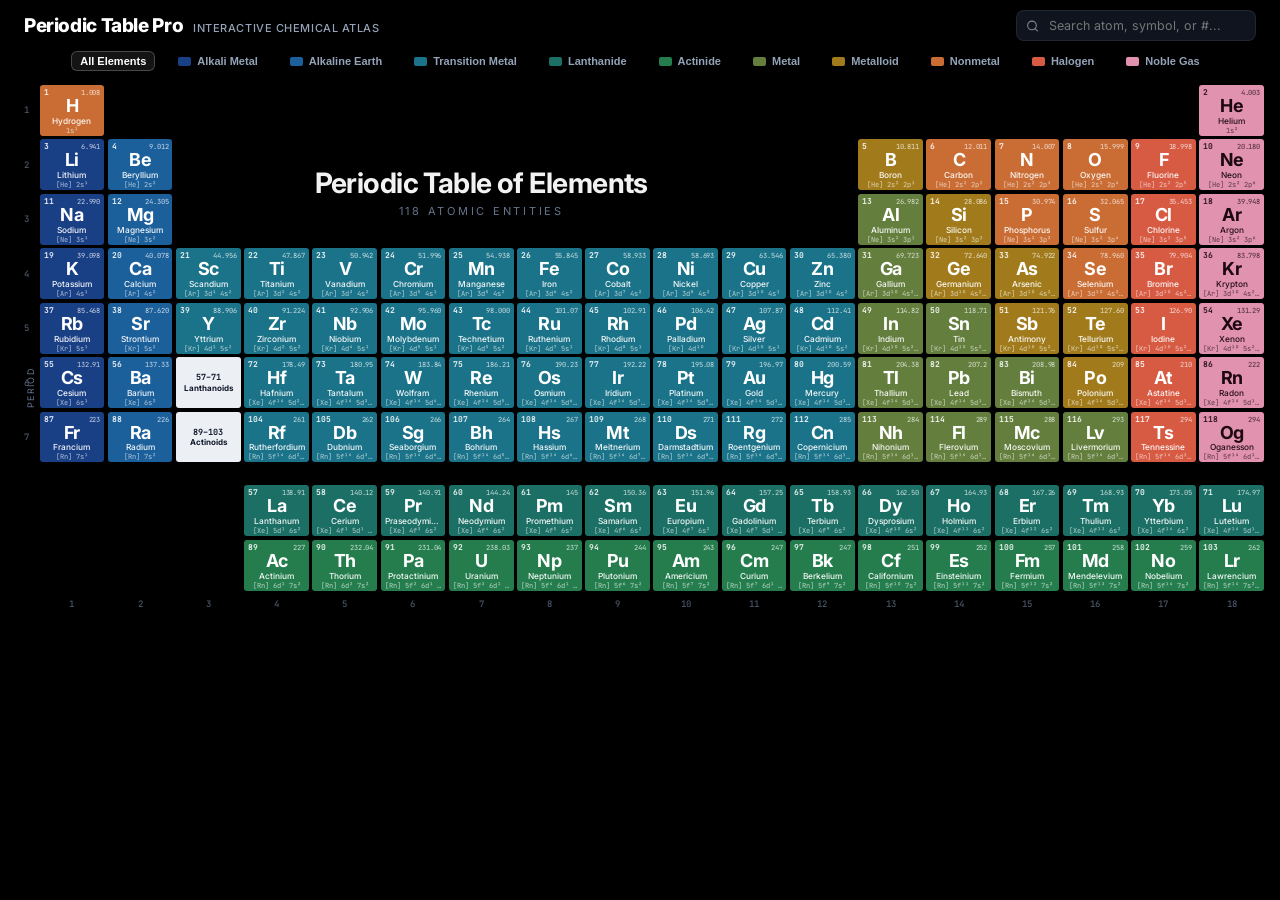
<file: templates/prio.html>
<!DOCTYPE html>
<html lang="en">
<head>
  <meta charset="UTF-8" />
  <meta name="viewport" content="width=device-width, initial-scale=1.0, maximum-scale=1.0, user-scalable=no" />
  <title>Periodic Table of Elements — Interactive 3D Explorer</title>
  <link rel="preconnect" href="https://fonts.googleapis.com">
  <link rel="preconnect" href="https://fonts.gstatic.com" crossorigin>
  <link href="https://fonts.googleapis.com/css2?family=Inter:wght@400;500;600;700;800&family=JetBrains+Mono:wght@400;500;700&display=swap" rel="stylesheet">

  <style>
    :root {
      --bg-dark: #000000;
      --bg-card: #0a0d14;
      --border-subtle: rgba(255, 255, 255, 0.08);
      --border-bright: rgba(255, 255, 255, 0.22);
      --text-primary: #f8fafc;
      --text-muted: #94a3b8;
      --text-dim: #64748b;

      /* Reference image palette */
      --alkali-metal: #193f85;
      --alkaline-earth: #1b5f9b;
      --transition-metal: #1b7389;
      --lanthanide: #1b6f65;
      --actinide: #257d4e;
      --metal: #637e3d;
      --metalloid: #a17b1b;
      --nonmetal: #c96d34;
      --halogen: #d75a43;
      --noble-gas: #e092ae;
      --noble-gas-text: #1d0711;
      --placeholder-bg: #eceff4;
      --placeholder-text: #0f172a;
    }

    * {
      box-sizing: border-box;
      margin: 0;
      padding: 0;
      -webkit-tap-highlight-color: transparent;
    }

    body {
      background-color: var(--bg-dark);
      color: var(--text-primary);
      font-family: 'Inter', -apple-system, BlinkMacSystemFont, sans-serif;
      min-height: 100vh;
      display: flex;
      flex-direction: column;
      align-items: center;
      overflow-x: hidden;
      user-select: none;
    }

    header {
      width: 100%;
      max-width: 1600px;
      padding: 10px 24px 6px;
      display: flex;
      flex-wrap: wrap;
      align-items: center;
      justify-content: space-between;
      gap: 12px;
      z-index: 10;
    }

    .brand-wrap {
      display: flex;
      align-items: baseline;
      gap: 10px;
    }

    .brand-title {
      font-size: 19px;
      font-weight: 800;
      letter-spacing: -0.02em;
      color: #fff;
    }

    .brand-subtitle {
      font-size: 11px;
      font-weight: 500;
      color: var(--text-muted);
      letter-spacing: 0.05em;
      text-transform: uppercase;
    }

    .controls-wrap {
      display: flex;
      align-items: center;
      gap: 12px;
    }

    .search-box {
      position: relative;
    }

    .search-box input {
      background: #0f141f;
      border: 1px solid var(--border-subtle);
      border-radius: 8px;
      color: #fff;
      font-size: 12.5px;
      padding: 7px 12px 7px 32px;
      width: 240px;
      outline: none;
      font-family: inherit;
      transition: all 0.2s ease;
    }

    .search-box input:focus {
      border-color: rgba(255, 255, 255, 0.4);
      box-shadow: 0 0 0 3px rgba(255, 255, 255, 0.08);
      width: 280px;
    }

    .search-icon {
      position: absolute;
      left: 10px;
      top: 50%;
      transform: translateY(-50%);
      width: 13px;
      height: 13px;
      opacity: 0.5;
      pointer-events: none;
    }

    /* Category legend pills */
    .legend-bar {
      display: flex;
      flex-wrap: wrap;
      justify-content: center;
      gap: 6px 14px;
      max-width: 1400px;
      padding: 4px 16px 10px;
    }

    .legend-pill {
      display: inline-flex;
      align-items: center;
      gap: 6px;
      font-size: 11px;
      font-weight: 600;
      color: var(--text-muted);
      cursor: pointer;
      padding: 3px 8px;
      border-radius: 6px;
      transition: all 0.15s ease;
      background: transparent;
      border: 1px solid transparent;
    }

    .legend-pill:hover,
    .legend-pill.active {
      color: #ffffff;
      background: rgba(255, 255, 255, 0.08);
      border-color: var(--border-bright);
    }

    .legend-color-box {
      width: 13px;
      height: 9px;
      border-radius: 2px;
      display: inline-block;
    }

    .table-viewport {
      width: 100%;
      max-width: 1540px;
      padding: 4px 16px 20px;
      display: flex;
      justify-content: center;
      align-items: center;
      overflow-x: auto;
    }

    .table-layout {
      position: relative;
      display: grid;
      grid-template-columns: 20px repeat(18, minmax(46px, 1fr));
      grid-template-rows: repeat(7, minmax(50px, 1fr)) 16px repeat(2, minmax(50px, 1fr)) 20px;
      gap: 3.5px;
      width: 100%;
      min-width: 980px;
      max-width: 1460px;
    }

    /* Embedded Centered Title in the table cutout (matching reference) */
    .table-cutout-title {
      grid-column: 4 / 13;
      grid-row: 2 / 4;
      display: flex;
      flex-direction: column;
      align-items: center;
      justify-content: center;
      pointer-events: none;
      text-align: center;
    }

    .table-cutout-title h2 {
      font-size: clamp(20px, 2.2vw, 34px);
      font-weight: 700;
      letter-spacing: -0.02em;
      color: #ffffff;
      opacity: 0.95;
    }

    .table-cutout-title span {
      font-size: 11px;
      letter-spacing: 0.25em;
      text-transform: uppercase;
      color: var(--text-dim);
      margin-top: 4px;
    }

    /* Period and Group Indices */
    .axis-label {
      display: flex;
      align-items: center;
      justify-content: center;
      font-size: 9px;
      font-weight: 600;
      color: var(--text-dim);
      font-family: 'JetBrains Mono', monospace;
      opacity: 0.7;
    }

    .period-header-tag {
      grid-column: 1;
      grid-row: 6;
      writing-mode: vertical-lr;
      transform: rotate(180deg);
      font-size: 9px;
      letter-spacing: 0.15em;
      text-transform: uppercase;
      color: var(--text-dim);
    }

    .group-header-tag {
      grid-column: 2 / 3;
      grid-row: 11;
      font-size: 9px;
      letter-spacing: 0.15em;
      text-transform: uppercase;
      color: var(--text-dim);
    }

    .element-card {
      border-radius: 3px;
      padding: 3px 4px 2px;
      display: flex;
      flex-direction: column;
      justify-content: space-between;
      cursor: pointer;
      position: relative;
      transition: transform 0.15s cubic-bezier(0.2, 0.8, 0.4, 1), box-shadow 0.15s, opacity 0.2s, filter 0.15s;
      box-shadow: 0 1px 3px rgba(0, 0, 0, 0.5);
    }

    .element-card:hover {
      transform: scale(1.18);
      z-index: 25;
      box-shadow: 0 10px 22px rgba(0, 0, 0, 0.85);
      filter: brightness(1.18);
    }

    .element-card.is-active-target {
      outline: 2px solid #ffffff;
      outline-offset: 1px;
      z-index: 20;
    }

    .element-card.dimmed {
      opacity: 0.15;
      filter: grayscale(80%) brightness(0.6);
      pointer-events: none;
    }

    /* Top Row in Tile */
    .card-top {
      display: flex;
      justify-content: space-between;
      align-items: baseline;
      font-size: 8px;
      font-family: 'JetBrains Mono', monospace;
      line-height: 1;
      opacity: 0.9;
    }

    .card-num {
      font-weight: 700;
    }

    .card-mass {
      font-size: 7px;
      opacity: 0.85;
      letter-spacing: -0.02em;
    }

    .card-symbol {
      font-size: clamp(14px, 1.4vw, 19px);
      font-weight: 700;
      text-align: center;
      line-height: 1;
      letter-spacing: -0.03em;
      margin: 1px 0;
    }

    .card-name {
      font-size: clamp(6.5px, 0.65vw, 8.5px);
      font-weight: 500;
      text-align: center;
      white-space: nowrap;
      overflow: hidden;
      text-overflow: ellipsis;
      opacity: 0.95;
    }

    .card-config {
      font-size: clamp(5.5px, 0.55vw, 7px);
      font-family: 'JetBrains Mono', monospace;
      text-align: center;
      opacity: 0.65;
      white-space: nowrap;
      overflow: hidden;
      text-overflow: ellipsis;
      line-height: 1;
      margin-top: 1px;
    }

    /* Distinct Categorical Classes */
    .alkali-metal     { background-color: var(--alkali-metal); color: #ffffff; }
    .alkaline-earth   { background-color: var(--alkaline-earth); color: #ffffff; }
    .transition-metal { background-color: var(--transition-metal); color: #ffffff; }
    .lanthanide       { background-color: var(--lanthanide); color: #ffffff; }
    .actinide         { background-color: var(--actinide); color: #ffffff; }
    .metal            { background-color: var(--metal); color: #ffffff; }
    .metalloid        { background-color: var(--metalloid); color: #ffffff; }
    .nonmetal         { background-color: var(--nonmetal); color: #ffffff; }
    .halogen          { background-color: var(--halogen); color: #ffffff; }
    .noble-gas        { background-color: var(--noble-gas); color: var(--noble-gas-text); }

    /* Lanthanoid & Actinoid placeholder cards */
    .placeholder-card {
      background-color: var(--placeholder-bg);
      color: var(--placeholder-text);
      display: flex;
      flex-direction: column;
      align-items: center;
      justify-content: center;
      border-radius: 3px;
      font-size: 8px;
      font-weight: 700;
      text-align: center;
      line-height: 1.25;
      box-shadow: 0 1px 3px rgba(0,0,0,0.5);
    }

    .placeholder-card span:first-child {
      font-size: 8.5px;
      font-family: 'JetBrains Mono', monospace;
    }

    .quick-tooltip {
      position: fixed;
      pointer-events: none;
      background: rgba(12, 16, 24, 0.94);
      backdrop-filter: blur(12px);
      border: 1px solid var(--border-bright);
      border-radius: 8px;
      padding: 9px 13px;
      font-size: 11px;
      color: #fff;
      z-index: 100;
      box-shadow: 0 14px 30px rgba(0, 0, 0, 0.7);
      opacity: 0;
      visibility: hidden;
      transform: translateY(6px);
      transition: opacity 0.12s ease, transform 0.12s ease;
      min-width: 170px;
    }

    .quick-tooltip.visible {
      opacity: 1;
      visibility: visible;
      transform: translateY(0);
    }

    .tt-header {
      display: flex;
      justify-content: space-between;
      align-items: center;
      margin-bottom: 4px;
      font-family: 'JetBrains Mono', monospace;
    }

    .tt-sym {
      font-size: 16px;
      font-weight: 800;
    }

    .tt-num {
      font-size: 10px;
      color: var(--text-dim);
    }

    .tt-title {
      font-size: 13px;
      font-weight: 700;
      margin-bottom: 4px;
    }

    .tt-row {
      display: flex;
      justify-content: space-between;
      font-size: 10.5px;
      color: var(--text-muted);
      margin-top: 2px;
    }

    .tt-row span:last-child {
      color: var(--text-primary);
      font-family: 'JetBrains Mono', monospace;
    }

    .modal-backdrop {
      position: fixed;
      inset: 0;
      background: rgba(0, 0, 0, 0.78);
      backdrop-filter: blur(8px);
      z-index: 200;
      display: flex;
      align-items: center;
      justify-content: center;
      padding: 16px;
      opacity: 0;
      pointer-events: none;
      transition: opacity 0.25s ease;
      perspective: 1200px;
    }

    .modal-backdrop.open {
      opacity: 1;
      pointer-events: auto;
    }

    .flip-viewport {
      width: 100%;
      max-width: 720px;
      height: 520px;
      position: relative;
      transform-style: preserve-3d;
      transition: transform 0.65s cubic-bezier(0.2, 0.85, 0.35, 1.2);
    }

    .flip-viewport.is-flipped {
      transform: rotateY(180deg);
    }

    .flip-face {
      position: absolute;
      inset: 0;
      border-radius: 16px;
      backface-visibility: hidden;
      overflow: hidden;
      box-shadow: 0 25px 60px rgba(0, 0, 0, 0.85), 0 0 0 1px rgba(255, 255, 255, 0.12);
    }

    /* Front Face */
    .flip-front {
      background: linear-gradient(145deg, #11151f 0%, #090c13 100%);
      display: flex;
      flex-direction: column;
      justify-content: space-between;
      padding: 36px 40px;
      border: 1px solid rgba(255, 255, 255, 0.15);
    }

    .flip-close-btn {
      position: absolute;
      top: 18px;
      right: 18px;
      width: 34px;
      height: 34px;
      border-radius: 50%;
      background: rgba(255, 255, 255, 0.08);
      border: 1px solid rgba(255, 255, 255, 0.12);
      color: #fff;
      display: flex;
      align-items: center;
      justify-content: center;
      cursor: pointer;
      font-size: 16px;
      transition: all 0.15s ease;
      z-index: 10;
    }

    .flip-close-btn:hover {
      background: rgba(255, 255, 255, 0.2);
      transform: scale(1.08);
    }

    .front-top-bar {
      display: flex;
      justify-content: space-between;
      align-items: flex-start;
    }

    .front-category-badge {
      display: inline-block;
      padding: 4px 12px;
      border-radius: 20px;
      font-size: 11px;
      font-weight: 700;
      text-transform: uppercase;
      letter-spacing: 0.06em;
      color: #ffffff;
    }

    .front-atomic-number {
      font-size: 34px;
      font-weight: 800;
      font-family: 'JetBrains Mono', monospace;
      opacity: 0.8;
    }

    .front-center {
      display: flex;
      align-items: center;
      justify-content: space-between;
      gap: 30px;
      margin: 10px 0;
    }

    .front-identity {
      display: flex;
      flex-direction: column;
    }

    .front-symbol {
      font-size: 92px;
      font-weight: 900;
      letter-spacing: -0.04em;
      line-height: 0.95;
    }

    .front-name {
      font-size: 30px;
      font-weight: 700;
      margin-top: 8px;
      letter-spacing: -0.01em;
    }

    .front-mass {
      font-size: 15px;
      font-family: 'JetBrains Mono', monospace;
      color: var(--text-muted);
      margin-top: 2px;
    }

    /* Live Bohr Atomic Orbit Graphic */
    .bohr-visualizer {
      width: 170px;
      height: 170px;
      position: relative;
      display: flex;
      align-items: center;
      justify-content: center;
    }

    .bohr-nucleus {
      width: 22px;
      height: 22px;
      border-radius: 50%;
      background: radial-gradient(circle, #ffffff 10%, #60a5fa 90%);
      box-shadow: 0 0 16px rgba(96, 165, 250, 0.8);
      z-index: 5;
    }

    .bohr-ring {
      position: absolute;
      border: 1px dashed rgba(255, 255, 255, 0.25);
      border-radius: 50%;
      animation: spinOrbit 14s linear infinite;
    }

    .bohr-ring:nth-child(2) { width: 56px; height: 56px; animation-duration: 6s; }
    .bohr-ring:nth-child(3) { width: 92px; height: 92px; animation-duration: 10s; animation-direction: reverse; }
    .bohr-ring:nth-child(4) { width: 128px; height: 128px; animation-duration: 15s; }
    .bohr-ring:nth-child(5) { width: 164px; height: 164px; animation-duration: 20s; animation-direction: reverse; }

    @keyframes spinOrbit {
      from { transform: rotate(0deg); }
      to { transform: rotate(360deg); }
    }

    .front-bottom {
      display: flex;
      justify-content: space-between;
      align-items: center;
      border-top: 1px solid var(--border-subtle);
      padding-top: 18px;
    }

    .front-shells-desc {
      font-size: 12px;
      color: var(--text-muted);
      font-family: 'JetBrains Mono', monospace;
    }

    .flip-cta-btn {
      display: inline-flex;
      align-items: center;
      gap: 8px;
      background: rgba(255, 255, 255, 0.12);
      border: 1px solid rgba(255, 255, 255, 0.2);
      color: #fff;
      padding: 9px 18px;
      border-radius: 8px;
      font-size: 12px;
      font-weight: 600;
      cursor: pointer;
      transition: all 0.2s ease;
    }

    .flip-cta-btn:hover {
      background: #ffffff;
      color: #000000;
      transform: translateY(-1px);
    }

    /* Back Face */
    .flip-back {
      background: #0d111a;
      transform: rotateY(180deg);
      display: flex;
      flex-direction: column;
      padding: 28px 34px;
      overflow-y: auto;
      border: 1px solid rgba(255, 255, 255, 0.15);
    }

    .back-header {
      display: flex;
      justify-content: space-between;
      align-items: center;
      border-bottom: 1px solid var(--border-subtle);
      padding-bottom: 14px;
      margin-bottom: 16px;
    }

    .back-title {
      font-size: 20px;
      font-weight: 700;
    }

    .back-summary {
      font-size: 13px;
      line-height: 1.55;
      color: #cbd5e1;
      margin-bottom: 16px;
      background: rgba(255, 255, 255, 0.03);
      padding: 10px 14px;
      border-radius: 8px;
      border-left: 3px solid #38bdf8;
    }

    .data-grid-layout {
      display: grid;
      grid-template-columns: repeat(3, 1fr);
      gap: 10px;
      margin-bottom: 14px;
    }

    .prop-item {
      background: rgba(255, 255, 255, 0.035);
      border: 1px solid var(--border-subtle);
      border-radius: 8px;
      padding: 9px 11px;
      display: flex;
      flex-direction: column;
      gap: 2px;
    }

    .prop-name {
      font-size: 9.5px;
      color: var(--text-dim);
      font-weight: 700;
      letter-spacing: 0.05em;
      text-transform: uppercase;
    }

    .prop-val {
      font-size: 12.5px;
      font-weight: 600;
      color: var(--text-primary);
      font-family: 'JetBrains Mono', monospace;
    }

    .full-row-box {
      grid-column: span 3;
    }

    .back-footer-actions {
      display: flex;
      justify-content: flex-end;
      gap: 12px;
      margin-top: auto;
      padding-top: 10px;
    }

    .return-btn {
      background: transparent;
      border: 1px solid var(--border-bright);
      color: var(--text-muted);
      padding: 7px 16px;
      border-radius: 6px;
      font-size: 12px;
      font-weight: 600;
      cursor: pointer;
      transition: all 0.15s ease;
    }

    .return-btn:hover {
      color: #fff;
      border-color: #fff;
    }

    @media (max-width: 900px) {
      header {
        padding: 8px 14px 4px;
      }
      .brand-title {
        font-size: 16px;
      }
      .search-box input {
        width: 170px;
      }
      .legend-bar {
        gap: 4px 10px;
      }
      .legend-pill {
        font-size: 10px;
      }
      .flip-viewport {
        height: 560px;
      }
      .data-grid-layout {
        grid-template-columns: repeat(2, 1fr);
      }
      .full-row-box {
        grid-column: span 2;
      }
      .front-center {
        flex-direction: column;
        align-items: flex-start;
      }
      .bohr-visualizer {
        display: none;
      }
    }
  </style>
</head>
<body>

  <!-- Top App Navigation -->
  <header>
    <div class="brand-wrap">
      <h1 class="brand-title">Periodic Table Pro</h1>
      <span class="brand-subtitle">Interactive Chemical Atlas</span>
    </div>

    <div class="controls-wrap">
      <div class="search-box">
        <svg class="search-icon" viewBox="0 0 24 24" fill="none" stroke="currentColor" stroke-width="2" stroke-linecap="round" stroke-linejoin="round">
          <circle cx="11" cy="11" r="8"></circle>
          <line x1="21" y1="21" x2="16.65" y2="16.65"></line>
        </svg>
        <input type="text" id="elementSearch" placeholder="Search atom, symbol, or #..." autocomplete="off" />
      </div>
    </div>
  </header>

  <!-- Interactive Category Legend Filter -->
  <div class="legend-bar" id="legendFilterBar">
    <button class="legend-pill active" data-cat="all">All Elements</button>
    <button class="legend-pill" data-cat="alkali-metal"><span class="legend-color-box" style="background:var(--alkali-metal)"></span>Alkali Metal</button>
    <button class="legend-pill" data-cat="alkaline-earth"><span class="legend-color-box" style="background:var(--alkaline-earth)"></span>Alkaline Earth</button>
    <button class="legend-pill" data-cat="transition-metal"><span class="legend-color-box" style="background:var(--transition-metal)"></span>Transition Metal</button>
    <button class="legend-pill" data-cat="lanthanide"><span class="legend-color-box" style="background:var(--lanthanide)"></span>Lanthanide</button>
    <button class="legend-pill" data-cat="actinide"><span class="legend-color-box" style="background:var(--actinide)"></span>Actinide</button>
    <button class="legend-pill" data-cat="metal"><span class="legend-color-box" style="background:var(--metal)"></span>Metal</button>
    <button class="legend-pill" data-cat="metalloid"><span class="legend-color-box" style="background:var(--metalloid)"></span>Metalloid</button>
    <button class="legend-pill" data-cat="nonmetal"><span class="legend-color-box" style="background:var(--nonmetal)"></span>Nonmetal</button>
    <button class="legend-pill" data-cat="halogen"><span class="legend-color-box" style="background:var(--halogen)"></span>Halogen</button>
    <button class="legend-pill" data-cat="noble-gas"><span class="legend-color-box" style="background:var(--noble-gas)"></span>Noble Gas</button>
  </div>

  <!-- Entire Fit-To-Screen Grid Container -->
  <main class="table-viewport">
    <div class="table-layout" id="periodicGridLayout">
      
      <!-- Center Title Cutout from Reference Artwork -->
      <div class="table-cutout-title">
        <h2>Periodic Table of Elements</h2>
        <span>118 Atomic Entities</span>
      </div>

      <!-- Period Labels 1-7 (Column 1) -->
      <div class="axis-label" style="grid-column: 1; grid-row: 1;">1</div>
      <div class="axis-label" style="grid-column: 1; grid-row: 2;">2</div>
      <div class="axis-label" style="grid-column: 1; grid-row: 3;">3</div>
      <div class="axis-label" style="grid-column: 1; grid-row: 4;">4</div>
      <div class="axis-label" style="grid-column: 1; grid-row: 5;">5</div>
      <div class="axis-label" style="grid-column: 1; grid-row: 6;">6</div>
      <div class="axis-label" style="grid-column: 1; grid-row: 7;">7</div>
      <div class="period-header-tag">Period</div>

      <!-- Group Labels 1-18 (Row 11) -->
      <div class="axis-label" style="grid-column: 2; grid-row: 11;">1</div>
      <div class="axis-label" style="grid-column: 3; grid-row: 11;">2</div>
      <div class="axis-label" style="grid-column: 4; grid-row: 11;">3</div>
      <div class="axis-label" style="grid-column: 5; grid-row: 11;">4</div>
      <div class="axis-label" style="grid-column: 6; grid-row: 11;">5</div>
      <div class="axis-label" style="grid-column: 7; grid-row: 11;">6</div>
      <div class="axis-label" style="grid-column: 8; grid-row: 11;">7</div>
      <div class="axis-label" style="grid-column: 9; grid-row: 11;">8</div>
      <div class="axis-label" style="grid-column: 10; grid-row: 11;">9</div>
      <div class="axis-label" style="grid-column: 11; grid-row: 11;">10</div>
      <div class="axis-label" style="grid-column: 12; grid-row: 11;">11</div>
      <div class="axis-label" style="grid-column: 13; grid-row: 11;">12</div>
      <div class="axis-label" style="grid-column: 14; grid-row: 11;">13</div>
      <div class="axis-label" style="grid-column: 15; grid-row: 11;">14</div>
      <div class="axis-label" style="grid-column: 16; grid-row: 11;">15</div>
      <div class="axis-label" style="grid-column: 17; grid-row: 11;">16</div>
      <div class="axis-label" style="grid-column: 18; grid-row: 11;">17</div>
      <div class="axis-label" style="grid-column: 19; grid-row: 11;">18</div>

      <!-- Lanthanoid & Actinoid Gap Placeholders -->
      <div class="placeholder-card" style="grid-column: 4; grid-row: 6;">
        <span>57–71</span>
        <span>Lanthanoids</span>
      </div>
      <div class="placeholder-card" style="grid-column: 4; grid-row: 7;">
        <span>89–103</span>
        <span>Actinoids</span>
      </div>

    </div>
  </main>

  <!-- Lightweight Quick Hover Tooltip -->
  <div class="quick-tooltip" id="quickTooltip">
    <div class="tt-header">
      <span class="tt-sym" id="ttSymbol">H</span>
      <span class="tt-num" id="ttNumber">#1</span>
    </div>
    <div class="tt-title" id="ttName">Hydrogen</div>
    <div class="tt-row"><span>Weight:</span><span id="ttWeight">1.008 u</span></div>
    <div class="tt-row"><span>Category:</span><span id="ttCategory">Nonmetal</span></div>
    <div class="tt-row"><span>Config:</span><span id="ttConfig">1s¹</span></div>
  </div>

  <!-- 3D Card Flip Modal Dialog -->
  <div class="modal-backdrop" id="modalBackdrop">
    <div class="flip-viewport" id="flipViewport">
      
      <!-- FRONT SIDE OF FLIP CARD -->
      <div class="flip-face flip-front" id="flipFrontFace">
        <button class="flip-close-btn" id="modalCloseBtn" title="Close (Esc)">&times;</button>
        
        <div class="front-top-bar">
          <span class="front-category-badge" id="modalFrontCatBadge">Nonmetal</span>
          <span class="front-atomic-number" id="modalFrontNum">1</span>
        </div>

        <div class="front-center">
          <div class="front-identity">
            <span class="front-symbol" id="modalFrontSym">H</span>
            <span class="front-name" id="modalFrontName">Hydrogen</span>
            <span class="front-mass" id="modalFrontMass">1.008 u</span>
          </div>

          <div class="bohr-visualizer">
            <div class="bohr-nucleus"></div>
            <div class="bohr-ring"></div>
            <div class="bohr-ring"></div>
            <div class="bohr-ring"></div>
            <div class="bohr-ring"></div>
          </div>
        </div>

        <div class="front-bottom">
          <div class="front-shells-desc" id="modalFrontShells">K: 1</div>
          <button class="flip-cta-btn" id="triggerFlipBtn">
            <span>Flip For Full Details</span>
            <svg width="14" height="14" viewBox="0 0 24 24" fill="none" stroke="currentColor" stroke-width="2.5"><path d="M21.5 2v6h-6M2.5 22v-6h6M2 11.5a10 10 0 0 1 18.8-4.3M22 12.5a10 10 0 0 1-18.8 4.2"/></svg>
          </button>
        </div>
      </div>

      <!-- BACK SIDE OF FLIP CARD (DEEP SCIENTIFIC DATA) -->
      <div class="flip-face flip-back" id="flipBackFace">
        <div class="back-header">
          <div>
            <div class="back-title" id="modalBackTitle">Hydrogen (H)</div>
            <span style="font-size: 11px; color: var(--text-muted);" id="modalBackCategory">Reactive Nonmetal</span>
          </div>
          <button class="flip-close-btn" id="modalBackCloseBtn">&times;</button>
        </div>

        <p class="back-summary" id="modalBackDesc">
          Lightest and most abundant chemical substance in the universe, constituting roughly 75% of all baryonic mass.
        </p>

        <div class="data-grid-layout">
          <div class="prop-item">
            <span class="prop-name">Standard State</span>
            <span class="prop-val" id="dPhase">Gas</span>
          </div>
          <div class="prop-item">
            <span class="prop-name">Electronegativity</span>
            <span class="prop-val" id="dElectro">2.20</span>
          </div>
          <div class="prop-item">
            <span class="prop-name">Density</span>
            <span class="prop-val" id="dDensity">0.08988 g/L</span>
          </div>
          <div class="prop-item">
            <span class="prop-name">Melting Point</span>
            <span class="prop-val" id="dMelt">13.99 K</span>
          </div>
          <div class="prop-item">
            <span class="prop-name">Boiling Point</span>
            <span class="prop-val" id="dBoil">20.27 K</span>
          </div>
          <div class="prop-item">
            <span class="prop-name">Oxidation States</span>
            <span class="prop-val" id="dOxidation">+1, -1</span>
          </div>
          <div class="prop-item full-row-box">
            <span class="prop-name">Electron Configuration</span>
            <span class="prop-val" id="dConfig" style="letter-spacing: 0.03em;">1s¹</span>
          </div>
          <div class="prop-item full-row-box">
            <span class="prop-name">Discovery & Year</span>
            <span class="prop-val" id="dDiscoverer">H. Cavendish (1766)</span>
          </div>
          <div class="prop-item full-row-box">
            <span class="prop-name">Key Applications & Uses</span>
            <span class="prop-val" id="dUses">Ammonia synthesis, fuel cells, petroleum hydrocracking, rocket propulsion propellant.</span>
          </div>
        </div>

        <div class="back-footer-actions">
          <button class="return-btn" id="flipReturnBtn">Flip Back</button>
        </div>
      </div>

    </div>
  </div>

  <script>
    /* Complete Database with rich scientific and historical properties */
    const elementsData = [
      { n: 1, s: "H", name: "Hydrogen", mass: "1.008", cat: "nonmetal", r: 1, c: 2, cfg: "1s¹", phase: "Gas", en: "2.20", melt: "13.99 K (-259.16 °C)", boil: "20.27 K (-252.88 °C)", dens: "0.08988 g/L", disc: "H. Cavendish (1766)", ox: "+1, -1", shells: "1", desc: "The lightest and most abundant chemical substance in the universe, constituting roughly 75% of all cosmic baryonic mass.", uses: "Clean rocket fuel, ammonia synthesis (Haber-Bosch), fuel cells, and oil hydrotreating." },
      { n: 2, s: "He", name: "Helium", mass: "4.003", cat: "noble-gas", r: 1, c: 19, cfg: "1s²", phase: "Gas", en: "—", melt: "0.95 K (-272.2 °C)", boil: "4.22 K (-268.93 °C)", dens: "0.1786 g/L", disc: "P. Janssen, N. Lockyer (1868)", ox: "0", shells: "2", desc: "Colorless, odorless, inert monatomic gas that tops the noble gas series.", uses: "Cooling superconducting MRI magnets, deep-sea diving trimix, and blimps." },
      { n: 3, s: "Li", name: "Lithium", mass: "6.941", cat: "alkali-metal", r: 2, c: 2, cfg: "[He] 2s¹", phase: "Solid", en: "0.98", melt: "453.69 K (180.54 °C)", boil: "1603 K (1330 °C)", dens: "0.534 g/cm³", disc: "J.A. Arfvedson (1817)", ox: "+1", shells: "2, 1", desc: "Soft, silvery-white alkali metal; the least dense solid pure element.", uses: "Rechargeable lithium-ion battery cells, psychiatric medications, and specialized grease." },
      { n: 4, s: "Be", name: "Beryllium", mass: "9.012", cat: "alkaline-earth", r: 2, c: 3, cfg: "[He] 2s²", phase: "Solid", en: "1.57", melt: "1560 K (1287 °C)", boil: "2742 K (2469 °C)", dens: "1.85 g/cm³", disc: "L.N. Vauquelin (1798)", ox: "+2", shells: "2, 2", desc: "Relatively rare metal in the universe, formed mostly through cosmic ray spallation.", uses: "James Webb Space Telescope primary mirror segments and aerospace structural alloys." },
      { n: 5, s: "B", name: "Boron", mass: "10.811", cat: "metalloid", r: 2, c: 14, cfg: "[He] 2s² 2p¹", phase: "Solid", en: "2.04", melt: "2349 K (2076 °C)", boil: "4200 K (3927 °C)", dens: "2.34 g/cm³", disc: "J.L. Gay-Lussac, L.J. Thénard (1808)", ox: "+3", shells: "2, 3", desc: "Low-abundance metalloid common in mineral borax and tourmaline deposits.", uses: "Borosilicate Pyrex thermal glassware, fiberglass, and neutron absorbers." },
      { n: 6, s: "C", name: "Carbon", mass: "12.011", cat: "nonmetal", r: 2, c: 15, cfg: "[He] 2s² 2p²", phase: "Solid", en: "2.55", melt: "Sublimes 3915 K", boil: "4198 K (3925 °C)", dens: "2.267 g/cm³", disc: "Prehistoric", ox: "+4, +2, -4", shells: "2, 4", desc: "The chemical backbone of all organic chemistry and life on Earth.", uses: "Steel manufacturing, carbon-fiber composites, graphitic batteries, and diamond optics." },
      { n: 7, s: "N", name: "Nitrogen", mass: "14.007", cat: "nonmetal", r: 2, c: 16, cfg: "[He] 2s² 2p³", phase: "Gas", en: "3.04", melt: "63.15 K (-210.00 °C)", boil: "77.36 K (-195.79 °C)", dens: "1.251 g/L", disc: "D. Rutherford (1772)", ox: "-3, +3, +5", shells: "2, 5", desc: "Constitutes roughly 78% of Earth's atmosphere.", uses: "Agricultural synthetic fertilizers, cryogenic food preservation, and inert tank blanketing." },
      { n: 8, s: "O", name: "Oxygen", mass: "15.999", cat: "nonmetal", r: 2, c: 17, cfg: "[He] 2s² 2p⁴", phase: "Gas", en: "3.44", melt: "54.36 K (-218.79 °C)", boil: "90.20 K (-182.95 °C)", dens: "1.429 g/L", disc: "C.W. Scheele, J. Priestley (1774)", ox: "-2", shells: "2, 6", desc: "Highly reactive oxidizing agent supporting aerobic cellular respiration.", uses: "Hospital medical respiration, steelmaking blast furnaces, and rocket oxidizers." },
      { n: 9, s: "F", name: "Fluorine", mass: "18.998", cat: "halogen", r: 2, c: 18, cfg: "[He] 2s² 2p⁵", phase: "Gas", en: "3.98", melt: "53.53 K (-219.62 °C)", boil: "85.03 K (-188.12 °C)", dens: "1.696 g/L", disc: "H. Moissan (1886)", ox: "-1", shells: "2, 7", desc: "The most electronegative element, reacting with almost all other elements.", uses: "Teflon (PTFE) cookware non-stick coatings, dental fluoridation, and uranium enrichment." },
      { n: 10, s: "Ne", name: "Neon", mass: "20.180", cat: "noble-gas", r: 2, c: 19, cfg: "[He] 2s² 2p⁶", phase: "Gas", en: "—", melt: "24.56 K (-248.59 °C)", boil: "27.07 K (-246.08 °C)", dens: "0.9002 g/L", disc: "W. Ramsay, M. Travers (1898)", ox: "0", shells: "2, 8", desc: "Gives a distinct intense reddish-orange glow in high-voltage discharge tubes.", uses: "High-voltage neon luminous signs, laser optics (HeNe lasers), and cryogenics." },
      { n: 11, s: "Na", name: "Sodium", mass: "22.990", cat: "alkali-metal", r: 3, c: 2, cfg: "[Ne] 3s¹", phase: "Solid", en: "0.93", melt: "370.87 K (97.72 °C)", boil: "1156 K (883 °C)", dens: "0.968 g/cm³", disc: "H. Davy (1807)", ox: "+1", shells: "2, 8, 1", desc: "Soft, highly reactive alkali metal essential for cellular nerve impulses.", uses: "Table salt (NaCl), fast-neutron reactor liquid metal coolants, and street lamps." },
      { n: 12, s: "Mg", name: "Magnesium", mass: "24.305", cat: "alkaline-earth", r: 3, c: 3, cfg: "[Ne] 3s²", phase: "Solid", en: "1.31", melt: "923 K (650 °C)", boil: "1363 K (1090 °C)", dens: "1.738 g/cm³", disc: "J. Black (1755)", ox: "+2", shells: "2, 8, 2", desc: "Lightweight structural metal and the coordinate center ion in chlorophyll.", uses: "Automotive magnesium-aluminum castings, flare pyrotechnics, and electronic housings." },
      { n: 13, s: "Al", name: "Aluminum", mass: "26.982", cat: "metal", r: 3, c: 14, cfg: "[Ne] 3s² 3p¹", phase: "Solid", en: "1.61", melt: "933.47 K (660.32 °C)", boil: "2792 K (2519 °C)", dens: "2.70 g/cm³", disc: "H.C. Ørsted (1825)", ox: "+3", shells: "2, 8, 3", desc: "The most abundant metallic element in Earth's continental crust.", uses: "Aircraft airframe construction, high-voltage transmission lines, and cans." },
      { n: 14, s: "Si", name: "Silicon", mass: "28.086", cat: "metalloid", r: 3, c: 15, cfg: "[Ne] 3s² 3p²", phase: "Solid", en: "1.90", melt: "1687 K (1414 °C)", boil: "3538 K (3265 °C)", dens: "2.329 g/cm³", disc: "J.J. Berzelius (1824)", ox: "+4, -4", shells: "2, 8, 4", desc: "Primary semiconductor substrate material powering modern microprocessors.", uses: "Integrated silicon microchips, solar photovoltaics, and silicone polymers." },
      { n: 15, s: "P", name: "Phosphorus", mass: "30.974", cat: "nonmetal", r: 3, c: 16, cfg: "[Ne] 3s² 3p³", phase: "Solid", en: "2.19", melt: "317.3 K (44.15 °C)", boil: "550 K (277 °C)", dens: "1.823 g/cm³", disc: "H. Brand (1669)", ox: "+5, +3, -3", shells: "2, 8, 5", desc: "Essential element for the structural backbones of DNA, RNA, and ATP.", uses: "Agricultural NPK fertilizers, safety matches, and lithium iron phosphate (LFP) batteries." },
      { n: 16, s: "S", name: "Sulfur", mass: "32.065", cat: "nonmetal", r: 3, c: 17, cfg: "[Ne] 3s² 3p⁴", phase: "Solid", en: "2.58", melt: "388.36 K (115.21 °C)", boil: "717.8 K (444.6 °C)", dens: "2.07 g/cm³", disc: "Prehistoric", ox: "+6, +4, -2", shells: "2, 8, 6", desc: "Bright yellow crystalline solid used primarily to synthesize sulfuric acid.", uses: "Sulfuric acid production, vulcanization of rubber tires, and fungicides." },
      { n: 17, s: "Cl", name: "Chlorine", mass: "35.453", cat: "halogen", r: 3, c: 18, cfg: "[Ne] 3s² 3p⁵", phase: "Gas", en: "3.16", melt: "171.6 K (-101.5 °C)", boil: "239.11 K (-34.04 °C)", dens: "3.2 g/L", disc: "C.W. Scheele (1774)", ox: "-1, +1, +3, +5, +7", shells: "2, 8, 7", desc: "Yellow-green gas widely used as a municipal drinking water disinfectant.", uses: "Polyvinyl chloride (PVC) plastics, municipal sanitation, and pharmaceuticals." },
      { n: 18, s: "Ar", name: "Argon", mass: "39.948", cat: "noble-gas", r: 3, c: 19, cfg: "[Ne] 3s² 3p⁶", phase: "Gas", en: "—", melt: "83.80 K (-189.35 °C)", boil: "87.30 K (-185.85 °C)", dens: "1.784 g/L", disc: "Lord Rayleigh, W. Ramsay (1894)", ox: "0", shells: "2, 8, 8", desc: "Third most abundant atmospheric gas (~0.93%), completely unreactive.", uses: "Inert shielding gas for TIG welding, incandescent bulbs, and double-pane windows." },
      { n: 19, s: "K", name: "Potassium", mass: "39.098", cat: "alkali-metal", r: 4, c: 2, cfg: "[Ar] 4s¹", phase: "Solid", en: "0.82", melt: "336.53 K (63.38 °C)", boil: "1032 K (759 °C)", dens: "0.862 g/cm³", disc: "H. Davy (1807)", ox: "+1", shells: "2, 8, 8, 1", desc: "Silvery alkali metal vital for heart contractions and cell membrane potential.", uses: "Potash crop fertilizers, specialty soaps, and laboratory chemical synthesis." },
      { n: 20, s: "Ca", name: "Calcium", mass: "40.078", cat: "alkaline-earth", r: 4, c: 3, cfg: "[Ar] 4s²", phase: "Solid", en: "1.00", melt: "1115 K (842 °C)", boil: "1757 K (1484 °C)", dens: "1.54 g/cm³", disc: "H. Davy (1808)", ox: "+2", shells: "2, 8, 8, 2", desc: "Fifth most abundant element by mass in Earth's crust and key for bone structure.", uses: "Portland cement, plaster, metallurgical steel deoxidizers, and dietary supplements." },
      { n: 21, s: "Sc", name: "Scandium", mass: "44.956", cat: "transition-metal", r: 4, c: 4, cfg: "[Ar] 3d¹ 4s²", phase: "Solid", en: "1.36", melt: "1814 K (1541 °C)", boil: "3109 K (2836 °C)", dens: "2.985 g/cm³", disc: "L.F. Nilson (1879)", ox: "+3", shells: "2, 8, 9, 2", desc: "Lightweight rare-earth transition metal that substantially strengthens aluminum.", uses: "MIG 29 fighter jet airframes, baseball bats, and metal halide studio lighting." },
      { n: 22, s: "Ti", name: "Titanium", mass: "47.867", cat: "transition-metal", r: 4, c: 5, cfg: "[Ar] 3d² 4s²", phase: "Solid", en: "1.54", melt: "1941 K (1668 °C)", boil: "3560 K (3287 °C)", dens: "4.506 g/cm³", disc: "W. Gregor (1791)", ox: "+4, +3", shells: "2, 8, 10, 2", desc: "Renowned for its high strength-to-weight ratio and corrosion resistance.", uses: "Jet engine compressor blades, orthopedic joint implants, and TiO2 white paint pigment." },
      { n: 23, s: "V", name: "Vanadium", mass: "50.942", cat: "transition-metal", r: 4, c: 6, cfg: "[Ar] 3d³ 4s²", phase: "Solid", en: "1.63", melt: "2183 K (1910 °C)", boil: "3680 K (3407 °C)", dens: "6.11 g/cm³", disc: "A.M. del Río (1801)", ox: "+5, +4, +3, +2", shells: "2, 8, 11, 2", desc: "Hard, ductile metal used principally in steel reinforcement alloys.", uses: "High-speed tool steels, superconducting magnets, and grid-scale redox flow batteries." },
      { n: 24, s: "Cr", name: "Chromium", mass: "51.996", cat: "transition-metal", r: 4, c: 7, cfg: "[Ar] 3d⁵ 4s¹", phase: "Solid", en: "1.66", melt: "2180 K (1907 °C)", boil: "2944 K (2671 °C)", dens: "7.15 g/cm³", disc: "L.N. Vauquelin (1797)", ox: "+3, +6", shells: "2, 8, 13, 1", desc: "Imparts stainless characteristics and high luster to chrome-plated metals.", uses: "Stainless steel manufacturing, chrome electroplating, and nichrome heating elements." },
      { n: 25, s: "Mn", name: "Manganese", mass: "54.938", cat: "transition-metal", r: 4, c: 8, cfg: "[Ar] 3d⁵ 4s²", phase: "Solid", en: "1.55", melt: "1519 K (1246 °C)", boil: "2334 K (2061 °C)", dens: "7.21 g/cm³", disc: "J.G. Gahn (1774)", ox: "+2, +4, +7", shells: "2, 8, 13, 2", desc: "Crucial cofactor in the biological photosynthetic water-splitting complex.", uses: "Deoxidizing agent in steelmaking, alkaline batteries, and EV battery cathodes." },
      { n: 26, s: "Fe", name: "Iron", mass: "55.845", cat: "transition-metal", r: 4, c: 9, cfg: "[Ar] 3d⁶ 4s²", phase: "Solid", en: "1.83", melt: "1811 K (1538 °C)", boil: "3134 K (2862 °C)", dens: "7.874 g/cm³", disc: "Prehistoric", ox: "+2, +3", shells: "2, 8, 14, 2", desc: "Most abundant element on Earth by mass; forms much of outer and inner core.", uses: "Structural engineering steel, cast iron engines, and hemoglobin oxygen carriers." },
      { n: 27, s: "Co", name: "Cobalt", mass: "58.933", cat: "transition-metal", r: 4, c: 10, cfg: "[Ar] 3d⁷ 4s²", phase: "Solid", en: "1.88", melt: "1768 K (1495 °C)", boil: "3200 K (2927 °C)", dens: "8.90 g/cm³", disc: "G. Brandt (1735)", ox: "+2, +3", shells: "2, 8, 15, 2", desc: "Ferromagnetic metal critical in lithium-ion energy storage chemistries.", uses: "NMC lithium-ion batteries, superalloys for jet engines, and cobalt blue stained glass." },
      { n: 28, s: "Ni", name: "Nickel", mass: "58.693", cat: "transition-metal", r: 4, c: 11, cfg: "[Ar] 3d⁸ 4s²", phase: "Solid", en: "1.91", melt: "1728 K (1455 °C)", boil: "3186 K (2913 °C)", dens: "8.908 g/cm³", disc: "A.F. Cronstedt (1751)", ox: "+2", shells: "2, 8, 16, 2", desc: "Corrosion-resistant element essential in stainless steel and coinage.", uses: "Stainless steel production, electroplating, and electric vehicle batteries." },
      { n: 29, s: "Cu", name: "Copper", mass: "63.546", cat: "transition-metal", r: 4, c: 12, cfg: "[Ar] 3d¹⁰ 4s¹", phase: "Solid", en: "1.90", melt: "1357.77 K (1084.62 °C)", boil: "2835 K (2562 °C)", dens: "8.96 g/cm³", disc: "Prehistoric", ox: "+2, +1", shells: "2, 8, 18, 1", desc: "Top-tier electrical and thermal conductor with natural antimicrobial action.", uses: "Electrical grid power wiring, PCB traces, water plumbing, and brass/bronze alloys." },
      { n: 30, s: "Zn", name: "Zinc", mass: "65.380", cat: "transition-metal", r: 4, c: 13, cfg: "[Ar] 3d¹⁰ 4s²", phase: "Solid", en: "1.65", melt: "692.68 K (419.53 °C)", boil: "1180 K (907 °C)", dens: "7.14 g/cm³", disc: "Indian Metallurgists (<1000 BCE)", ox: "+2", shells: "2, 8, 18, 2", desc: "Widely used to hot-dip galvanize steel structures against rust.", uses: "Galvanized steel protection, brass alloy casting, and sunscreens (ZnO)." },
      { n: 31, s: "Ga", name: "Gallium", mass: "69.723", cat: "metal", r: 4, c: 14, cfg: "[Ar] 3d¹⁰ 4s² 4p¹", phase: "Solid", en: "1.81", melt: "302.91 K (29.76 °C)", boil: "2673 K (2400 °C)", dens: "5.91 g/cm³", disc: "L. de Boisbaudran (1875)", ox: "+3", shells: "2, 8, 18, 3", desc: "Melts in human hands (29.8 °C); fundamental in high-frequency optoelectronics.", uses: "Gallium nitride (GaN) fast chargers, blue laser diodes, and GaAs semiconductors." },
      { n: 32, s: "Ge", name: "Germanium", mass: "72.640", cat: "metalloid", r: 4, c: 15, cfg: "[Ar] 3d¹⁰ 4s² 4p²", phase: "Solid", en: "2.01", melt: "1211.40 K (938.25 °C)", boil: "3106 K (2833 °C)", dens: "5.323 g/cm³", disc: "C. Winkler (1886)", ox: "+4", shells: "2, 8, 18, 4", desc: "First transistor semiconductor material before silicon became dominant.", uses: "Fiber optic telecommunication cores, infrared night-vision optics, and solar cells." },
      { n: 33, s: "As", name: "Arsenic", mass: "74.922", cat: "metalloid", r: 4, c: 16, cfg: "[Ar] 3d¹⁰ 4s² 4p³", phase: "Solid", en: "2.18", melt: "1090 K (817 °C, subl)", boil: "887 K (614 °C)", dens: "5.727 g/cm³", disc: "Albertus Magnus (1250)", ox: "+3, +5, -3", shells: "2, 8, 18, 5", desc: "Notorious metalloid historic poison; acts as an n-type semiconductor dopant.", uses: "Gallium arsenide (GaAs) RF smartphone chips and wood preservation." },
      { n: 34, s: "Se", name: "Selenium", mass: "78.960", cat: "nonmetal", r: 4, c: 17, cfg: "[Ar] 3d¹⁰ 4s² 4p⁴", phase: "Solid", en: "2.55", melt: "494 K (221 °C)", boil: "958 K (685 °C)", dens: "4.81 g/cm³", disc: "J.J. Berzelius (1817)", ox: "+4, +6, -2", shells: "2, 8, 18, 6", desc: "Exhibits photovoltaic and photoconductive electrical conductivity.", uses: "Photocopier drums, tinting glass ruby-red, and dietary antioxidant enzymes." },
      { n: 35, s: "Br", name: "Bromine", mass: "79.904", cat: "halogen", r: 4, c: 18, cfg: "[Ar] 3d¹⁰ 4s² 4p⁵", phase: "Liquid", en: "2.96", melt: "265.8 K (-7.35 °C)", boil: "332.0 K (58.8 °C)", dens: "3.1028 g/cm³", disc: "A.J. Balard (1826)", ox: "-1, +1, +3, +5", shells: "2, 8, 18, 7", desc: "Fuming deep red-brown liquid halogen; one of only two liquid elements at STP.", uses: "Brominated flame retardants, photographic emulsions, and deep oil drilling fluids." },
      { n: 36, s: "Kr", name: "Krypton", mass: "83.798", cat: "noble-gas", r: 4, c: 19, cfg: "[Ar] 3d¹⁰ 4s² 4p⁶", phase: "Gas", en: "3.00", melt: "115.79 K (-157.36 °C)", boil: "119.93 K (-153.22 °C)", dens: "3.749 g/L", disc: "W. Ramsay, M. Travers (1898)", ox: "0, +2", shells: "2, 8, 18, 8", desc: "Historically defined the official length of the international meter from 1960 to 1983.", uses: "Insulated glass window fills, airport runway strobes, and excimer lasers." },
      { n: 37, s: "Rb", name: "Rubidium", mass: "85.468", cat: "alkali-metal", r: 5, c: 2, cfg: "[Kr] 5s¹", phase: "Solid", en: "0.82", melt: "312.46 K (39.31 °C)", boil: "961 K (688 °C)", dens: "1.532 g/cm³", disc: "R. Bunsen, G. Kirchhoff (1861)", ox: "+1", shells: "2, 8, 18, 8, 1", desc: "Highly reactive alkali metal that spontaneously combusts in room-temperature air.", uses: "High-precision rubidium atomic clocks for GPS and Bose-Einstein condensation." },
      { n: 38, s: "Sr", name: "Strontium", mass: "87.620", cat: "alkaline-earth", r: 5, c: 3, cfg: "[Kr] 5s²", phase: "Solid", en: "0.95", melt: "1050 K (777 °C)", boil: "1655 K (1382 °C)", dens: "2.64 g/cm³", disc: "A. Crawford (1790)", ox: "+2", shells: "2, 8, 18, 8, 2", desc: "Gives fireworks their characteristic intense crimson scarlet red flame colors.", uses: "Crimson pyrotechnics, ferrite ceramic magnets, and optical lattice atomic clocks." },
      { n: 39, s: "Y", name: "Yttrium", mass: "88.906", cat: "transition-metal", r: 5, c: 4, cfg: "[Kr] 4d¹ 5s²", phase: "Solid", en: "1.22", melt: "1799 K (1526 °C)", boil: "3609 K (3336 °C)", dens: "4.472 g/cm³", disc: "J. Gadolin (1794)", ox: "+3", shells: "2, 8, 18, 9, 2", desc: "Pivotal component in YBCO high-temperature superconductors.", uses: "YAG lasers, red display phosphors, and thermal barrier coatings on turbine blades." },
      { n: 40, s: "Zr", name: "Zirconium", mass: "91.224", cat: "transition-metal", r: 5, c: 5, cfg: "[Kr] 4d² 5s²", phase: "Solid", en: "1.33", melt: "2128 K (1855 °C)", boil: "4682 K (4409 °C)", dens: "6.52 g/cm³", disc: "M.H. Klaproth (1789)", ox: "+4", shells: "2, 8, 18, 10, 2", desc: "Extremely low thermal neutron absorption cross-section; clads nuclear fuel rods.", uses: "Nuclear reactor fuel rod cladding, cubic zirconia faux gemstones, and dental crowns." },
      { n: 41, s: "Nb", name: "Niobium", mass: "92.906", cat: "transition-metal", r: 5, c: 6, cfg: "[Kr] 4d⁴ 5s¹", phase: "Solid", en: "1.60", melt: "2750 K (2477 °C)", boil: "5017 K (4744 °C)", dens: "8.57 g/cm³", disc: "C. Hatchett (1801)", ox: "+5, +3", shells: "2, 8, 18, 12, 1", desc: "Type-II superconductor utilized in particle accelerators and MRI field magnets.", uses: "Superconducting MRI coils, oil pipelines, and rocket exhaust nozzles." },
      { n: 42, s: "Mo", name: "Molybdenum", mass: "95.960", cat: "transition-metal", r: 5, c: 7, cfg: "[Kr] 4d⁵ 5s¹", phase: "Solid", en: "2.16", melt: "2896 K (2623 °C)", boil: "4912 K (4639 °C)", dens: "10.28 g/cm³", disc: "C.W. Scheele (1778)", ox: "+6", shells: "2, 8, 18, 13, 1", desc: "Maintains high strength at temperatures exceeding 1000 °C in heavy steels.", uses: "Moly-steel armor plating, high-temperature lubricants (MoS2), and enzymes." },
      { n: 43, s: "Tc", name: "Technetium", mass: "98.000", cat: "transition-metal", r: 5, c: 8, cfg: "[Kr] 4d⁵ 5s²", phase: "Solid", en: "1.90", melt: "2430 K (2157 °C)", boil: "4538 K (4265 °C)", dens: "11.0 g/cm³", disc: "E. Segrè, C. Perrier (1937)", ox: "+7, +4", shells: "2, 8, 18, 13, 2", desc: "The lightest element without any stable isotopes; generated synthetically.", uses: "Tc-99m radioactive medical imaging scans (SPECT) for bone and organ imaging." },
      { n: 44, s: "Ru", name: "Ruthenium", mass: "101.07", cat: "transition-metal", r: 5, c: 9, cfg: "[Kr] 4d⁷ 5s¹", phase: "Solid", en: "2.20", melt: "2607 K (2334 °C)", boil: "4423 K (4150 °C)", dens: "12.45 g/cm³", disc: "K.K. Klaus (1844)", ox: "+3, +4, +8", shells: "2, 8, 18, 15, 1", desc: "Platinum-group metal used to coat hard disks and wear-resistant electrical switchgear.", uses: "Hard disk drive read heads, solar cell dye sensitizers, and chlorine production anodes." },
      { n: 45, s: "Rh", name: "Rhodium", mass: "102.91", cat: "transition-metal", r: 5, c: 10, cfg: "[Kr] 4d⁸ 5s¹", phase: "Solid", en: "2.28", melt: "2237 K (1964 °C)", boil: "3968 K (3695 °C)", dens: "12.41 g/cm³", disc: "W.H. Wollaston (1804)", ox: "+3", shells: "2, 8, 18, 16, 1", desc: "Corrosion-resistant noble metal; extraordinarily potent automotive NOx catalyst.", uses: "Three-way automotive catalytic converters, white gold plating, and chemical catalysts." },
      { n: 46, s: "Pd", name: "Palladium", mass: "106.42", cat: "transition-metal", r: 5, c: 11, cfg: "[Kr] 4d¹⁰", phase: "Solid", en: "2.20", melt: "1828.05 K (1554.9 °C)", boil: "3236 K (2963 °C)", dens: "12.023 g/cm³", disc: "W.H. Wollaston (1802)", ox: "+2, +4", shells: "2, 8, 18, 18", desc: "Can absorb up to 900 times its own volume in hydrogen gas at room temperature.", uses: "Multilayer ceramic capacitors, catalytic converters, and hydrogen purification filters." },
      { n: 47, s: "Ag", name: "Silver", mass: "107.87", cat: "transition-metal", r: 5, c: 12, cfg: "[Kr] 4d¹⁰ 5s¹", phase: "Solid", en: "1.93", melt: "1234.93 K (961.78 °C)", boil: "2435 K (2162 °C)", dens: "10.49 g/cm³", disc: "Prehistoric", ox: "+1", shells: "2, 8, 18, 18, 1", desc: "Possesses the highest electrical and thermal conductivity of all known elements.", uses: "Solar photovoltaic contact fingers, high-reliability electrical solder, and mirrors." },
      { n: 48, s: "Cd", name: "Cadmium", mass: "112.41", cat: "transition-metal", r: 5, c: 13, cfg: "[Kr] 4d¹⁰ 5s²", phase: "Solid", en: "1.69", melt: "594.22 K (321.07 °C)", boil: "1040 K (767 °C)", dens: "8.65 g/cm³", disc: "K.S.L. Hermann, F. Stromeyer (1817)", ox: "+2", shells: "2, 8, 18, 18, 2", desc: "Heavy metal formerly common in rechargeable NiCad batteries.", uses: "CdTe thin-film solar panels, electroplating corrosion barriers, and reactor rods." },
      { n: 49, s: "In", name: "Indium", mass: "114.82", cat: "metal", r: 5, c: 14, cfg: "[Kr] 4d¹⁰ 5s² 5p¹", phase: "Solid", en: "1.78", melt: "429.75 K (156.60 °C)", boil: "2345 K (2072 °C)", dens: "7.31 g/cm³", disc: "F. Reich, H.T. Richter (1863)", ox: "+3", shells: "2, 8, 18, 18, 3", desc: "Key element in transparent conductive ITO films used on smartphones.", uses: "Indium tin oxide (ITO) touchscreens, cold vacuum seals, and low-melting alloys." },
      { n: 50, s: "Sn", name: "Tin", mass: "118.71", cat: "metal", r: 5, c: 15, cfg: "[Kr] 4d¹⁰ 5s² 5p²", phase: "Solid", en: "1.96", melt: "505.08 K (231.93 °C)", boil: "2875 K (2602 °C)", dens: "7.265 g/cm³", disc: "Prehistoric", ox: "+4, +2", shells: "2, 8, 18, 18, 4", desc: "Alloyed with copper since antiquity to produce bronze; subject to tin pest allotropy.", uses: "Lead-free electronics solder, food preservation tin cans, and float glass baths." },
      { n: 51, s: "Sb", name: "Antimony", mass: "121.76", cat: "metalloid", r: 5, c: 16, cfg: "[Kr] 4d¹⁰ 5s² 5p³", phase: "Solid", en: "2.05", melt: "903.78 K (630.63 °C)", boil: "1860 K (1587 °C)", dens: "6.697 g/cm³", disc: "Prehistoric", ox: "+3, +5, -3", shells: "2, 8, 18, 18, 5", desc: "Expands upon solidifying; famously used in printing typefaces and cosmetics.", uses: "Halogen flame retardant synergists, lead-acid battery plates, and infrared sensors." },
      { n: 52, s: "Te", name: "Tellurium", mass: "127.60", cat: "metalloid", r: 5, c: 17, cfg: "[Kr] 4d¹⁰ 5s² 5p⁴", phase: "Solid", en: "2.10", melt: "722.66 K (449.51 °C)", boil: "1261 K (988 °C)", dens: "6.24 g/cm³", disc: "F.J. Müller von Reichenstein (1782)", ox: "+4, -2, +6", shells: "2, 8, 18, 18, 6", desc: "Extremely rare in Earth's crust; frequently paired with gold in nature.", uses: "Thermoelectric cooling modules (Bi2Te3), CD/DVD phase-change layers, and solar cells." },
      { n: 53, s: "I", name: "Iodine", mass: "126.90", cat: "halogen", r: 5, c: 18, cfg: "[Kr] 4d¹⁰ 5s² 5p⁵", phase: "Solid", en: "2.66", melt: "386.85 K (113.7 °C)", boil: "457.4 K (184.3 °C)", dens: "4.933 g/cm³", disc: "B. Courtois (1811)", ox: "-1, +1, +5, +7", shells: "2, 8, 18, 18, 7", desc: "Lustrous purple-black solid that sublimes into dense violet vapors.", uses: "Thyroid hormone biosynthesis, medical antiseptic betadine, and X-ray contrast fluids." },
      { n: 54, s: "Xe", name: "Xenon", mass: "131.29", cat: "noble-gas", r: 5, c: 19, cfg: "[Kr] 4d¹⁰ 5s² 5p⁶", phase: "Gas", en: "2.60", melt: "161.40 K (-111.75 °C)", boil: "165.03 K (-108.12 °C)", dens: "5.894 g/L", disc: "W. Ramsay, M. Travers (1898)", ox: "0, +2, +4, +6", shells: "2, 8, 18, 18, 8", desc: "Heavy noble gas used as reaction mass propellant in satellite ion thrusters.", uses: "Spacecraft Hall effect ion thrusters, movie theater projector bulbs, and general anesthesia." },
      { n: 55, s: "Cs", name: "Cesium", mass: "132.91", cat: "alkali-metal", r: 6, c: 2, cfg: "[Xe] 6s¹", phase: "Solid", en: "0.79", melt: "301.59 K (28.44 °C)", boil: "944 K (671 °C)", dens: "1.93 g/cm³", disc: "R. Bunsen, G. Kirchhoff (1860)", ox: "+1", shells: "2, 8, 18, 18, 8, 1", desc: "Defines the exact international SI second via its 9,192,631,770 Hz atomic oscillation.", uses: "Primary international atomic clocks, oil well drilling formate fluids, and magnetometers." },
      { n: 56, s: "Ba", name: "Barium", mass: "137.33", cat: "alkaline-earth", r: 6, c: 3, cfg: "[Xe] 6s²", phase: "Solid", en: "0.89", melt: "1000 K (727 °C)", boil: "2170 K (1897 °C)", dens: "3.51 g/cm³", disc: "C.W. Scheele (1772)", ox: "+2", shells: "2, 8, 18, 18, 8, 2", desc: "Dense element used medically as a radiopaque gastrointestinal contrast agent.", uses: "Medical barium meals for gastrointestinal X-rays, oil drilling muds, and green fireworks." },
      { n: 72, s: "Hf", name: "Hafnium", mass: "178.49", cat: "transition-metal", r: 6, c: 5, cfg: "[Xe] 4f¹⁴ 5d² 6s²", phase: "Solid", en: "1.30", melt: "2506 K (2233 °C)", boil: "4876 K (4603 °C)", dens: "13.31 g/cm³", disc: "D. Coster, G. de Hevesy (1923)", ox: "+4", shells: "2, 8, 18, 32, 10, 2", desc: "High-k dielectric oxide component that enabled microprocessor scaling below 45nm.", uses: "Microchip transistor gate dielectrics, nuclear submarine reactor control rods, and plasma torches." },
      { n: 73, s: "Ta", name: "Tantalum", mass: "180.95", cat: "transition-metal", r: 6, c: 6, cfg: "[Xe] 4f¹⁴ 5d³ 6s²", phase: "Solid", en: "1.50", melt: "3290 K (3017 °C)", boil: "5731 K (5458 °C)", dens: "16.69 g/cm³", disc: "A.G. Ekeberg (1802)", ox: "+5", shells: "2, 8, 18, 32, 11, 2", desc: "Extremely corrosion-resistant metal used to construct ultra-compact capacitors.", uses: "Miniature smartphone surface-mount capacitors, chemical plant valves, and bone implants." },
      { n: 74, s: "W", name: "Wolfram", mass: "183.84", cat: "transition-metal", r: 6, c: 7, cfg: "[Xe] 4f¹⁴ 5d⁴ 6s²", phase: "Solid", en: "2.36", melt: "3695 K (3422 °C)", boil: "6203 K (5930 °C)", dens: "19.25 g/cm³", disc: "J. & F. Elhuyar (1783)", ox: "+6", shells: "2, 8, 18, 32, 12, 2", desc: "Has the highest melting point of all known metals (3422 °C / 6192 °F).", uses: "Tungsten carbide cutting tools, rocket engine nozzles, and TIG welding electrodes." },
      { n: 75, s: "Re", name: "Rhenium", mass: "186.21", cat: "transition-metal", r: 6, c: 8, cfg: "[Xe] 4f¹⁴ 5d⁵ 6s²", phase: "Solid", en: "1.90", melt: "3459 K (3186 °C)", boil: "5869 K (5596 °C)", dens: "21.02 g/cm³", disc: "W. Noddack, I. Tacke-Noddack (1925)", ox: "+7, +4", shells: "2, 8, 18, 32, 13, 2", desc: "Critical additive in jet engine nickel-based single-crystal turbine blades.", uses: "Jet turbine high-pressure blades and lead-free high-octane gasoline reform catalysts." },
      { n: 76, s: "Os", name: "Osmium", mass: "190.23", cat: "transition-metal", r: 6, c: 9, cfg: "[Xe] 4f¹⁴ 5d⁶ 6s²", phase: "Solid", en: "2.20", melt: "3306 K (3033 °C)", boil: "5285 K (5012 °C)", dens: "22.59 g/cm³", disc: "S. Tennant (1803)", ox: "+4, +8", shells: "2, 8, 18, 32, 14, 2", desc: "The densest naturally occurring stable chemical element on Earth.", uses: "Ultra-durable electrical contacts, fountain pen nib tips, and fingerprint staining." },
      { n: 77, s: "Ir", name: "Iridium", mass: "192.22", cat: "transition-metal", r: 6, c: 10, cfg: "[Xe] 4f¹⁴ 5d⁷ 6s²", phase: "Solid", en: "2.20", melt: "2719 K (2446 °C)", boil: "4701 K (4428 °C)", dens: "22.56 g/cm³", disc: "S. Tennant (1803)", ox: "+4, +3", shells: "2, 8, 18, 32, 15, 2", desc: "Most corrosion-resistant metal known; enriched in the Cretaceous dinosaur asteroid layer.", uses: "Crucibles for single-crystal laser growth, aviation spark plugs, and OLED displays." },
      { n: 78, s: "Pt", name: "Platinum", mass: "195.08", cat: "transition-metal", r: 6, c: 11, cfg: "[Xe] 4f¹⁴ 5d⁹ 6s¹", phase: "Solid", en: "2.28", melt: "2041.4 K (1768.3 °C)", boil: "4098 K (3825 °C)", dens: "21.45 g/cm³", disc: "A. de Ulloa (1735)", ox: "+4, +2", shells: "2, 8, 18, 32, 17, 1", desc: "Precious noble metal essential for catalytic cracking and hydrogen electrodes.", uses: "Diesel catalytic converters, cancer chemotherapy drugs (cisplatin), and jewelry." },
      { n: 79, s: "Au", name: "Gold", mass: "196.97", cat: "transition-metal", r: 6, c: 12, cfg: "[Xe] 4f¹⁴ 5d¹⁰ 6s¹", phase: "Solid", en: "2.54", melt: "1337.33 K (1064.18 °C)", boil: "3129 K (2856 °C)", dens: "19.30 g/cm³", disc: "Prehistoric", ox: "+3, +1", shells: "2, 8, 18, 32, 18, 1", desc: "Malleable noble metal unreactive with air due to relativistic quantum effects.", uses: "Corrosion-free electrical connector plating, central bank gold reserves, and space visors." },
      { n: 80, s: "Hg", name: "Mercury", mass: "200.59", cat: "transition-metal", r: 6, c: 13, cfg: "[Xe] 4f¹⁴ 5d¹⁰ 6s²", phase: "Liquid", en: "2.00", melt: "234.32 K (-38.83 °C)", boil: "629.88 K (356.73 °C)", dens: "13.534 g/cm³", disc: "Prehistoric", ox: "+2, +1", shells: "2, 8, 18, 32, 18, 2", desc: "Only metallic element in liquid physical phase under standard atmospheric conditions.", uses: "Fluorescent lamps, gold amalgamation mining, and historic barometers." },
      { n: 81, s: "Tl", name: "Thallium", mass: "204.38", cat: "metal", r: 6, c: 14, cfg: "[Xe] 4f¹⁴ 5d¹⁰ 6s² 6p¹", phase: "Solid", en: "1.62", melt: "577 K (304 °C)", boil: "1746 K (1473 °C)", dens: "11.85 g/cm³", disc: "W. Crookes (1861)", ox: "+1, +3", shells: "2, 8, 18, 32, 18, 3", desc: "Extremely toxic heavy metal once widely used historically as rodenticide.", uses: "Medical myocardial perfusion scintigraphy stress testing and specialty optical lenses." },
      { n: 82, s: "Pb", name: "Lead", mass: "207.2", cat: "metal", r: 6, c: 15, cfg: "[Xe] 4f¹⁴ 5d¹⁰ 6s² 6p²", phase: "Solid", en: "2.33", melt: "600.61 K (327.46 °C)", boil: "2022 K (1749 °C)", dens: "11.34 g/cm³", disc: "Prehistoric", ox: "+2, +4", shells: "2, 8, 18, 32, 18, 4", desc: "Dense, malleable radiation shielding metal; terminal decay endpoint of uranium.", uses: "Vehicle 12V lead-acid starter batteries and medical X-ray radiation shielding blankets." },
      { n: 83, s: "Bi", name: "Bismuth", mass: "208.98", cat: "metal", r: 6, c: 16, cfg: "[Xe] 4f¹⁴ 5d¹⁰ 6s² 6p³", phase: "Solid", en: "2.02", melt: "544.7 K (271.5 °C)", boil: "1837 K (1564 °C)", dens: "9.78 g/cm³", disc: "Prehistoric", ox: "+3", shells: "2, 8, 18, 32, 18, 5", desc: "Exhibits strong diamagnetism and colorful iridescent rainbow oxide hopper crystals.", uses: "Pepto-Bismol stomach soothing medication, low-melting fire sprinkler plugs, and cosmetics." },
      { n: 84, s: "Po", name: "Polonium", mass: "209", cat: "metalloid", r: 6, c: 17, cfg: "[Xe] 4f¹⁴ 5d¹⁰ 6s² 6p⁴", phase: "Solid", en: "2.00", melt: "527 K (254 °C)", boil: "1235 K (962 °C)", dens: "9.196 g/cm³", disc: "M. & P. Curie (1898)", ox: "+4, +2", shells: "2, 8, 18, 32, 18, 6", desc: "Intensely radioactive pure alpha emitter discovered in uraninite pitchblende.", uses: "Industrial anti-static brushes and thermoelectric generators on early Soviet lunar rovers." },
      { n: 85, s: "At", name: "Astatine", mass: "210", cat: "halogen", r: 6, c: 18, cfg: "[Xe] 4f¹⁴ 5d¹⁰ 6s² 6p⁵", phase: "Solid", en: "2.20", melt: "575 K (302 °C)", boil: "610 K (337 °C)", dens: "6.35 g/cm³", disc: "D.R. Corson et al. (1940)", ox: "-1, +1, +5", shells: "2, 8, 18, 32, 18, 7", desc: "Rarest naturally occurring chemical element in Earth's crust (less than 1 gram total).", uses: "Targeted alpha therapy (TAT) experimental cancer radiotherapy radionuclides." },
      { n: 86, s: "Rn", name: "Radon", mass: "222", cat: "noble-gas", r: 6, c: 19, cfg: "[Xe] 4f¹⁴ 5d¹⁰ 6s² 6p⁶", phase: "Gas", en: "—", melt: "202 K (-71 °C)", boil: "211.3 K (-61.7 °C)", dens: "9.73 g/L", disc: "F.E. Dorn (1900)", ox: "0, +2", shells: "2, 8, 18, 32, 18, 8", desc: "Radioactive noble gas from natural decay of radium that collects in subterranean basements.", uses: "Hydrologic tracking of groundwater movement and historic radiation seed implants." },
      { n: 87, s: "Fr", name: "Francium", mass: "223", cat: "alkali-metal", r: 7, c: 2, cfg: "[Rn] 7s¹", phase: "Solid", en: "0.70", melt: "300 K (27 °C)", boil: "950 K (677 °C)", dens: "1.87 g/cm³", disc: "M. Perey (1939)", ox: "+1", shells: "2, 8, 18, 32, 18, 8, 1", desc: "Last natural element discovered; extremely unstable with an 22-minute half-life.", uses: "Fundamental spectroscopy research into atomic parity violation and quantum traps." },
      { n: 88, s: "Ra", name: "Radium", mass: "226", cat: "alkaline-earth", r: 7, c: 3, cfg: "[Rn] 7s²", phase: "Solid", en: "0.90", melt: "973 K (700 °C)", boil: "2010 K (1737 °C)", dens: "5.5 g/cm³", disc: "M. & P. Curie (1898)", ox: "+2", shells: "2, 8, 18, 32, 18, 8, 2", desc: "Famed luminescent radioactive element once applied to glow-in-the-dark watch dials.", uses: "Radium-223 alpha radiotherapy for metastatic prostate bone cancer treatment." },
      { n: 104, s: "Rf", name: "Rutherfordium", mass: "261", cat: "transition-metal", r: 7, c: 5, cfg: "[Rn] 5f¹⁴ 6d² 7s²", phase: "Synthetic", en: "—", melt: "2400 K", boil: "5800 K", dens: "23.2 g/cm³", disc: "JINR / LBNL (1969)", ox: "+4", shells: "2, 8, 18, 32, 32, 10, 2", desc: "First superheavy transactinide element synthesized via heavy-ion cyclotrons.", uses: "Scientific research into relativistic transactinide valence electron chemistry." },
      { n: 105, s: "Db", name: "Dubnium", mass: "262", cat: "transition-metal", r: 7, c: 6, cfg: "[Rn] 5f¹⁴ 6d³ 7s²", phase: "Synthetic", en: "—", melt: "—", boil: "—", dens: "29.3 g/cm³", disc: "JINR / LBNL (1970)", ox: "+5", shells: "2, 8, 18, 32, 32, 11, 2", desc: "Named after the Russian Joint Institute for Nuclear Research in Dubna.", uses: "Exclusively academic heavy-ion nuclear chemistry investigations." },
      { n: 106, s: "Sg", name: "Seaborgium", mass: "266", cat: "transition-metal", r: 7, c: 7, cfg: "[Rn] 5f¹⁴ 6d⁴ 7s²", phase: "Synthetic", en: "—", melt: "—", boil: "—", dens: "35.0 g/cm³", disc: "LBNL (1974)", ox: "+6", shells: "2, 8, 18, 32, 32, 12, 2", desc: "Synthesized at Berkeley and named in honor of Nobel laureate Glenn T. Seaborg.", uses: "Gas-phase thermochromatography investigations of group 6 chemical homologs." },
      { n: 107, s: "Bh", name: "Bohrium", mass: "264", cat: "transition-metal", r: 7, c: 8, cfg: "[Rn] 5f¹⁴ 6d⁵ 7s²", phase: "Synthetic", en: "—", melt: "—", boil: "—", dens: "37.1 g/cm³", disc: "GSI Darmstadt (1981)", ox: "+7", shells: "2, 8, 18, 32, 32, 13, 2", desc: "Synthetic transactinide element named after quantum physicist Niels Bohr.", uses: "Confirmation of relativistic group 7 oxychloride chemical complexes." },
      { n: 108, s: "Hs", name: "Hassium", mass: "267", cat: "transition-metal", r: 7, c: 9, cfg: "[Rn] 5f¹⁴ 6d⁶ 7s²", phase: "Synthetic", en: "—", melt: "—", boil: "—", dens: "40.7 g/cm³", disc: "GSI Darmstadt (1984)", ox: "+8", shells: "2, 8, 18, 32, 32, 14, 2", desc: "Forms volatile tetroxide compound analogous to its lighter homolog osmium.", uses: "Pure scientific nuclear research into superheavy volatility." },
      { n: 109, s: "Mt", name: "Meitnerium", mass: "268", cat: "transition-metal", r: 7, c: 10, cfg: "[Rn] 5f¹⁴ 6d⁷ 7s²", phase: "Synthetic", en: "—", melt: "—", boil: "—", dens: "37.4 g/cm³", disc: "GSI Darmstadt (1982)", ox: "+9, +3", shells: "2, 8, 18, 32, 32, 15, 2", desc: "Honors Austrian physicist Lise Meitner, co-discoverer of nuclear fission.", uses: "Studies on nuclear fission barrier heights in superheavy nuclei." },
      { n: 110, s: "Ds", name: "Darmstadtium", mass: "271", cat: "transition-metal", r: 7, c: 11, cfg: "[Rn] 5f¹⁴ 6d⁸ 7s²", phase: "Synthetic", en: "—", melt: "—", boil: "—", dens: "34.8 g/cm³", disc: "GSI Darmstadt (1994)", ox: "+8, +6", shells: "2, 8, 18, 32, 32, 16, 2", desc: "Synthesized via fusion of lead-208 targets with accelerated nickel-62 ions.", uses: "Academic research into cold fusion synthesis reactions." },
      { n: 111, s: "Rg", name: "Roentgenium", mass: "272", cat: "transition-metal", r: 7, c: 12, cfg: "[Rn] 5f¹⁴ 6d⁹ 7s²", phase: "Synthetic", en: "—", melt: "—", boil: "—", dens: "28.7 g/cm³", disc: "GSI Darmstadt (1994)", ox: "+3, +5", shells: "2, 8, 18, 32, 32, 17, 2", desc: "Named in honor of physicist Wilhelm Röntgen, discoverer of X-rays.", uses: "Basic research into relativistic effects on group 11 coin metal structures." },
      { n: 112, s: "Cn", name: "Copernicium", mass: "285", cat: "transition-metal", r: 7, c: 13, cfg: "[Rn] 5f¹⁴ 6d¹⁰ 7s²", phase: "Synthetic", en: "—", melt: "283 K (10 °C)", boil: "340 K (67 °C)", dens: "23.7 g/cm³", disc: "GSI Darmstadt (1996)", ox: "+2", shells: "2, 8, 18, 32, 32, 18, 2", desc: "Shows relativistic volatile metal traits resembling a pseudo-noble gas.", uses: "Investigation of closed-shell metallic bonding configurations." },
      { n: 113, s: "Nh", name: "Nihonium", mass: "284", cat: "metal", r: 7, c: 14, cfg: "[Rn] 5f¹⁴ 6d¹⁰ 7s² 7p¹", phase: "Synthetic", en: "—", melt: "700 K", boil: "1400 K", dens: "16 g/cm³", disc: "RIKEN Japan (2004)", ox: "+1", shells: "2, 8, 18, 32, 32, 18, 3", desc: "First synthetic element confirmed by a scientific team in Asia (RIKEN).", uses: "Pure academic study into trans-actinide decay pathways." },
      { n: 114, s: "Fl", name: "Flerovium", mass: "289", cat: "metal", r: 7, c: 15, cfg: "[Rn] 5f¹⁴ 6d¹⁰ 7s² 7p²", phase: "Synthetic", en: "—", melt: "340 K", boil: "420 K", dens: "14 g/cm³", disc: "JINR Dubna (1998)", ox: "+2", shells: "2, 8, 18, 32, 32, 18, 4", desc: "Positioned near the hypothesized center of the superheavy island of nuclear stability.", uses: "Testing predicted magic numbers of proton and neutron stability." },
      { n: 115, s: "Mc", name: "Moscovium", mass: "288", cat: "metal", r: 7, c: 16, cfg: "[Rn] 5f¹⁴ 6d¹⁰ 7s² 7p³", phase: "Synthetic", en: "—", melt: "670 K", boil: "1400 K", dens: "13.5 g/cm³", disc: "JINR / LLNL (2003)", ox: "+1, +3", shells: "2, 8, 18, 32, 32, 18, 5", desc: "Extremely radioactive synthetic element that decays in milliseconds.", uses: "Basic research in nuclear fusion synthesis and particle decay tracking." },
      { n: 116, s: "Lv", name: "Livermorium", mass: "293", cat: "metal", r: 7, c: 17, cfg: "[Rn] 5f¹⁴ 6d¹⁰ 7s² 7p⁴", phase: "Synthetic", en: "—", melt: "709 K", boil: "1085 K", dens: "12.9 g/cm³", disc: "JINR / LLNL (2000)", ox: "+2", shells: "2, 8, 18, 32, 32, 18, 6", desc: "Named in honor of the Lawrence Livermore National Laboratory in California.", uses: "Synthesis testing for elements at the frontier of atomic weight." },
      { n: 117, s: "Ts", name: "Tennessine", mass: "294", cat: "halogen", r: 7, c: 18, cfg: "[Rn] 5f¹⁴ 6d¹⁰ 7s² 7p⁵", phase: "Synthetic", en: "—", melt: "723 K", boil: "883 K", dens: "7.2 g/cm³", disc: "JINR / ORNL / Vanderbilt (2010)", ox: "-1, +1, +3", shells: "2, 8, 18, 32, 32, 18, 7", desc: "Synthesized utilizing rare berkelium-249 targets produced at Oak Ridge.", uses: "Study of spin-orbit splitting in heavy p-block halides." },
      { n: 118, s: "Og", name: "Oganesson", mass: "294", cat: "noble-gas", r: 7, c: 19, cfg: "[Rn] 5f¹⁴ 6d¹⁰ 7s² 7p⁶", phase: "Synthetic", en: "—", melt: "325 K (52 °C)", boil: "450 K (177 °C)", dens: "5.0 g/cm³", disc: "JINR / LLNL (2002)", ox: "0, +2, +4", shells: "2, 8, 18, 32, 32, 18, 8", desc: "Heaviest known synthetic element; relativistic smearing makes it likely a solid.", uses: "Frontier research into the outer physical boundaries of Mendeleev's periodic table." },

      /* Lanthanides (Row 9, columns 5 to 19) */
      { n: 57, s: "La", name: "Lanthanum", mass: "138.91", cat: "lanthanide", r: 9, c: 5, cfg: "[Xe] 5d¹ 6s²", phase: "Solid", en: "1.10", melt: "1193 K (920 °C)", boil: "3737 K (3464 °C)", dens: "6.162 g/cm³", disc: "C.G. Mosander (1839)", ox: "+3", shells: "2, 8, 18, 18, 9, 2", desc: "Prototype element that gives its name to the entire 15-member lanthanide series.", uses: "Hybrid car NiMH battery electrodes, studio carbon arc lighting, and camera lenses." },
      { n: 58, s: "Ce", name: "Cerium", mass: "140.12", cat: "lanthanide", r: 9, c: 6, cfg: "[Xe] 4f¹ 5d¹ 6s²", phase: "Solid", en: "1.12", melt: "1068 K (795 °C)", boil: "3716 K (3443 °C)", dens: "6.77 g/cm³", disc: "M.H. Klaproth / J.J. Berzelius (1803)", ox: "+3, +4", shells: "2, 8, 18, 19, 9, 2", desc: "Most abundant rare-earth metal; pyrophoric sparks strike from lighter flints.", uses: "Precision optical glass polishing slurries, automotive catalytic converters, and lighter flints." },
      { n: 59, s: "Pr", name: "Praseodymium", mass: "140.91", cat: "lanthanide", r: 9, c: 7, cfg: "[Xe] 4f³ 6s²", phase: "Solid", en: "1.13", melt: "1208 K (935 °C)", boil: "3793 K (3520 °C)", dens: "6.77 g/cm³", disc: "C.A. von Welsbach (1885)", ox: "+3", shells: "2, 8, 18, 21, 8, 2", desc: "Imparts a distinct vivid yellow-green shade to glass and protects welders' eyes.", uses: "Didymium glass safety goggles for glassblowing and aircraft engine alloy strengthens." },
      { n: 60, s: "Nd", name: "Neodymium", mass: "144.24", cat: "lanthanide", r: 9, c: 8, cfg: "[Xe] 4f⁴ 6s²", phase: "Solid", en: "1.14", melt: "1297 K (1024 °C)", boil: "3347 K (3074 °C)", dens: "7.01 g/cm³", disc: "C.A. von Welsbach (1885)", ox: "+3", shells: "2, 8, 18, 22, 8, 2", desc: "Enables the world's most powerful commercial permanent rare-earth magnets (NdFeB).", uses: "EV drive traction motors, wind turbine generators, headphones, and MRI scanners." },
      { n: 61, s: "Pm", name: "Promethium", mass: "145", cat: "lanthanide", r: 9, c: 9, cfg: "[Xe] 4f⁵ 6s²", phase: "Solid", en: "1.13", melt: "1315 K (1042 °C)", boil: "3273 K (3000 °C)", dens: "7.26 g/cm³", disc: "J.A. Marinsky et al. (1945)", ox: "+3", shells: "2, 8, 18, 23, 8, 2", desc: "The only purely radioactive lanthanide; emits constant beta particles.", uses: "Atomic battery pacemakers, luminous military gauges, and thickness gauges." },
      { n: 62, s: "Sm", name: "Samarium", mass: "150.36", cat: "lanthanide", r: 9, c: 10, cfg: "[Xe] 4f⁶ 6s²", phase: "Solid", en: "1.17", melt: "1345 K (1072 °C)", boil: "2067 K (1794 °C)", dens: "7.52 g/cm³", disc: "L. de Boisbaudran (1879)", ox: "+3, +2", shells: "2, 8, 18, 24, 8, 2", desc: "Samarium-cobalt (SmCo) magnets retain magnetization up to 700 °C.", uses: "High-temperature military defense actuators, precision guitar pickups, and cancer pain relief." },
      { n: 63, s: "Eu", name: "Europium", mass: "151.96", cat: "lanthanide", r: 9, c: 11, cfg: "[Xe] 4f⁷ 6s²", phase: "Solid", en: "1.20", melt: "1099 K (826 °C)", boil: "1802 K (1529 °C)", dens: "5.244 g/cm³", disc: "E.-A. Demarçay (1901)", ox: "+3, +2", shells: "2, 8, 18, 25, 8, 2", desc: "Produces vivid red phosphor luminescence under UV irradiation.", uses: "Euro banknote anti-counterfeiting phosphors and color television display tubes." },
      { n: 64, s: "Gd", name: "Gadolinium", mass: "157.25", cat: "lanthanide", r: 9, c: 12, cfg: "[Xe] 4f⁷ 5d¹ 6s²", phase: "Solid", en: "1.20", melt: "1587 K (1314 °C)", boil: "3546 K (3273 °C)", dens: "7.90 g/cm³", disc: "J.C. Galissard de Marignac (1880)", ox: "+3", shells: "2, 8, 18, 25, 9, 2", desc: "Highest thermal-neutron capture cross section among stable nuclides; paramagnetic.", uses: "Intravenous MRI contrast enhancement agents and nuclear reactor shutdown rods." },
      { n: 65, s: "Tb", name: "Terbium", mass: "158.93", cat: "lanthanide", r: 9, c: 13, cfg: "[Xe] 4f⁹ 6s²", phase: "Solid", en: "1.20", melt: "1629 K (1356 °C)", boil: "3503 K (3230 °C)", dens: "8.23 g/cm³", disc: "C.G. Mosander (1843)", ox: "+3, +4", shells: "2, 8, 18, 27, 8, 2", desc: "Produces intense pure green phosphors; expands and contracts in magnetic fields.", uses: "Terfenol-D naval sonar transducers and green phosphors in fluorescent tubes." },
      { n: 66, s: "Dy", name: "Dysprosium", mass: "162.50", cat: "lanthanide", r: 9, c: 14, cfg: "[Xe] 4f¹⁰ 6s²", phase: "Solid", en: "1.22", melt: "1680 K (1407 °C)", boil: "2840 K (2567 °C)", dens: "8.54 g/cm³", disc: "P.E. Lecoq de Boisbaudran (1886)", ox: "+3", shells: "2, 8, 18, 28, 8, 2", desc: "Added to neodymium permanent magnets to prevent demagnetization at high heat.", uses: "Electric vehicle powertrain motors, nuclear control rods, and laser materials." },
      { n: 67, s: "Ho", name: "Holmium", mass: "164.93", cat: "lanthanide", r: 9, c: 15, cfg: "[Xe] 4f¹¹ 6s²", phase: "Solid", en: "1.23", melt: "1734 K (1461 °C)", boil: "2993 K (2720 °C)", dens: "8.79 g/cm³", disc: "P.T. Cleve (1879)", ox: "+3", shells: "2, 8, 18, 29, 8, 2", desc: "Has the highest magnetic dipole moment of any naturally occurring pure element.", uses: "Medical Ho:YAG kidney stone laser lithotripsy and flux concentrators in magnetic poles." },
      { n: 68, s: "Er", name: "Erbium", mass: "167.26", cat: "lanthanide", r: 9, c: 16, cfg: "[Xe] 4f¹² 6s²", phase: "Solid", en: "1.24", melt: "1802 K (1529 °C)", boil: "3141 K (2868 °C)", dens: "9.066 g/cm³", disc: "C.G. Mosander (1843)", ox: "+3", shells: "2, 8, 18, 30, 8, 2", desc: "Doped into fiber-optic amplifiers to amplify worldwide internet signals.", uses: "Erbium-doped fiber amplifiers (EDFAs) for trans-oceanic fiber internet and dermatology lasers." },
      { n: 69, s: "Tm", name: "Thulium", mass: "168.93", cat: "lanthanide", r: 9, c: 17, cfg: "[Xe] 4f¹³ 6s²", phase: "Solid", en: "1.25", melt: "1818 K (1545 °C)", boil: "2223 K (1950 °C)", dens: "9.32 g/cm³", disc: "P.T. Cleve (1879)", ox: "+3", shells: "2, 8, 18, 31, 8, 2", desc: "Second rarest natural lanthanide after radioactive promethium.", uses: "Portable battlefield medical X-ray sources and high-efficiency surgical lasers." },
      { n: 70, s: "Yb", name: "Ytterbium", mass: "173.05", cat: "lanthanide", r: 9, c: 18, cfg: "[Xe] 4f¹⁴ 6s²", phase: "Solid", en: "1.10", melt: "1097 K (824 °C)", boil: "1469 K (1196 °C)", dens: "6.90 g/cm³", disc: "J.C. Galissard de Marignac (1878)", ox: "+3, +2", shells: "2, 8, 18, 32, 8, 2", desc: "Used in optical lattice atomic clocks surpassing cesium standard precision.", uses: "Next-generation optical atomic clocks and stress gauges for earthquake monitoring." },
      { n: 71, s: "Lu", name: "Lutetium", mass: "174.97", cat: "lanthanide", r: 9, c: 19, cfg: "[Xe] 4f¹⁴ 5d¹ 6s²", phase: "Solid", en: "1.27", melt: "1925 K (1652 °C)", boil: "3675 K (3402 °C)", dens: "9.841 g/cm³", disc: "G. Urbain / C.A. von Welsbach (1907)", ox: "+3", shells: "2, 8, 18, 32, 9, 2", desc: "Dense, hard terminal lanthanide element used as a catalyst in petroleum refineries.", uses: "Lutetium-177 targeted cancer radionuclide therapy and PET scan scintillator crystals." },

      /* Actinides (Row 10, columns 5 to 19) */
      { n: 89, s: "Ac", name: "Actinium", mass: "227", cat: "actinide", r: 10, c: 5, cfg: "[Rn] 6d¹ 7s²", phase: "Solid", en: "1.10", melt: "1323 K (1050 °C)", boil: "3473 K (3200 °C)", dens: "10.07 g/cm³", disc: "A.-L. Debierne (1899)", ox: "+3", shells: "2, 8, 18, 32, 18, 9, 2", desc: "Glows with an eerie intense blue luminescence in darkness due to radioactivity.", uses: "Actinium-225 targeted alpha therapy (TAT) in precision oncology medicine." },
      { n: 90, s: "Th", name: "Thorium", mass: "232.04", cat: "actinide", r: 10, c: 6, cfg: "[Rn] 6d² 7s²", phase: "Solid", en: "1.30", melt: "2115 K (1842 °C)", boil: "5061 K (4788 °C)", dens: "11.72 g/cm³", disc: "J.J. Berzelius (1828)", ox: "+4", shells: "2, 8, 18, 32, 18, 10, 2", desc: "Three times more abundant than uranium; fertile fuel candidate for molten-salt reactors.", uses: "Liquid fluoride thorium nuclear reactors (LFTR) and high-index optical lenses." },
      { n: 91, s: "Pa", name: "Protactinium", mass: "231.04", cat: "actinide", r: 10, c: 7, cfg: "[Rn] 5f² 6d¹ 7s²", phase: "Solid", en: "1.50", melt: "1841 K (1568 °C)", boil: "4300 K (4027 °C)", dens: "15.37 g/cm³", disc: "O. Hahn, L. Meitner (1917)", ox: "+5", shells: "2, 8, 18, 32, 20, 9, 2", desc: "Dense radioactive actinide intermediate in thorium-232 to uranium-233 breeder cycles.", uses: "Radiometric marine sediment dating in paleoceanography." },
      { n: 92, s: "U", name: "Uranium", mass: "238.03", cat: "actinide", r: 10, c: 8, cfg: "[Rn] 5f³ 6d¹ 7s²", phase: "Solid", en: "1.38", melt: "1405.3 K (1132.2 °C)", boil: "4404 K (4131 °C)", dens: "19.1 g/cm³", disc: "M.H. Klaproth (1789)", ox: "+6, +4", shells: "2, 8, 18, 32, 21, 9, 2", desc: "Primary fissile resource powering commercial civilian nuclear electricity reactors.", uses: "Nuclear power electricity generation, tank armor penetrators, and uranium glass." },
      { n: 93, s: "Np", name: "Neptunium", mass: "237", cat: "actinide", r: 10, c: 9, cfg: "[Rn] 5f⁴ 6d¹ 7s²", phase: "Solid", en: "1.36", melt: "917 K (644 °C)", boil: "4273 K (4000 °C)", dens: "20.45 g/cm³", disc: "E. McMillan, P. Abelson (1940)", ox: "+5", shells: "2, 8, 18, 32, 22, 9, 2", desc: "First synthetic transuranic element produced via cyclotron neutron irradiation.", uses: "Precursor material in the industrial synthesis of plutonium-238." },
      { n: 94, s: "Pu", name: "Plutonium", mass: "244", cat: "actinide", r: 10, c: 10, cfg: "[Rn] 5f⁶ 7s²", phase: "Solid", en: "1.28", melt: "912.5 K (639.4 °C)", boil: "3501 K (3228 °C)", dens: "19.86 g/cm³", disc: "G.T. Seaborg et al. (1940)", ox: "+4", shells: "2, 8, 18, 32, 24, 8, 2", desc: "Fissile element providing decay heat for deep-space RTGs (Voyager, Curiosity).", uses: "Radioisotope thermoelectric generators (RTGs) powering interplanetary spacecraft." },
      { n: 95, s: "Am", name: "Americium", mass: "243", cat: "actinide", r: 10, c: 11, cfg: "[Rn] 5f⁷ 7s²", phase: "Solid", en: "1.13", melt: "1449 K (1176 °C)", boil: "2880 K (2607 °C)", dens: "12 g/cm³", disc: "G.T. Seaborg et al. (1944)", ox: "+3", shells: "2, 8, 18, 32, 25, 8, 2", desc: "Provides the minute ionisation source inside commercial household smoke detectors.", uses: "Residential ionization smoke detectors and industrial thickness gauges." },
      { n: 96, s: "Cm", name: "Curium", mass: "247", cat: "actinide", r: 10, c: 12, cfg: "[Rn] 5f⁷ 6d¹ 7s²", phase: "Solid", en: "1.28", melt: "1613 K (1340 °C)", boil: "3383 K (3110 °C)", dens: "13.51 g/cm³", disc: "G.T. Seaborg et al. (1944)", ox: "+3", shells: "2, 8, 18, 32, 25, 9, 2", desc: "Strong alpha emitter used in alpha-particle X-ray spectrometers on Mars rovers.", uses: "APXS rock mineralogy instruments on planetary Mars rovers (Curiosity, Opportunity)." },
      { n: 97, s: "Bk", name: "Berkelium", mass: "247", cat: "actinide", r: 10, c: 13, cfg: "[Rn] 5f⁹ 7s²", phase: "Solid", en: "1.30", melt: "1259 K (986 °C)", boil: "2900 K", dens: "14.78 g/cm³", disc: "S.G. Thompson et al. (1949)", ox: "+3, +4", shells: "2, 8, 18, 32, 27, 8, 2", desc: "Synthesized in high-flux nuclear reactors at Oak Ridge to construct superheavies.", uses: "Target material to synthesize the superheavy element tennessine (117)." },
      { n: 98, s: "Cf", name: "Californium", mass: "251", cat: "actinide", r: 10, c: 14, cfg: "[Rn] 5f¹⁰ 7s²", phase: "Solid", en: "1.30", melt: "1173 K (900 °C)", boil: "1743 K", dens: "15.1 g/cm³", disc: "S.G. Thompson et al. (1950)", ox: "+3", shells: "2, 8, 18, 32, 28, 8, 2", desc: "Prodigious emitter of neutrons; 1 microgram emits 2.3 million neutrons per second.", uses: "Commercial reactor startup sources, coal prompt gamma neutron activation analysis." },
      { n: 99, s: "Es", name: "Einsteinium", mass: "252", cat: "actinide", r: 10, c: 15, cfg: "[Rn] 5f¹¹ 7s²", phase: "Solid", en: "1.30", melt: "1133 K (860 °C)", boil: "1269 K", dens: "8.84 g/cm³", disc: "A. Ghiorso et al. (1952)", ox: "+3", shells: "2, 8, 18, 32, 29, 8, 2", desc: "Discovered in the radioactive fallout soot of the 1952 Ivy Mike hydrogen bomb explosion.", uses: "Target element in synthesizing mendelevium and fundamental transplutonium physics." },
      { n: 100, s: "Fm", name: "Fermium", mass: "257", cat: "actinide", r: 10, c: 16, cfg: "[Rn] 5f¹² 7s²", phase: "Solid", en: "1.30", melt: "1800 K (1527 °C)", boil: "—", dens: "—", disc: "A. Ghiorso et al. (1953)", ox: "+3", shells: "2, 8, 18, 32, 30, 8, 2", desc: "Heaviest element that can be synthesized via successive neutron capture.", uses: "Academic research into heavy actinide spontaneous nuclear fission." },
      { n: 101, s: "Md", name: "Mendelevium", mass: "258", cat: "actinide", r: 10, c: 17, cfg: "[Rn] 5f¹³ 7s²", phase: "Solid", en: "1.30", melt: "1100 K", boil: "—", dens: "—", disc: "A. Ghiorso et al. (1955)", ox: "+3, +2", shells: "2, 8, 18, 32, 31, 8, 2", desc: "Named in honor of Dmitri Mendeleev, creator of the periodic system.", uses: "Fundamental chemical investigations of divalent actinide behaviors." },
      { n: 102, s: "No", name: "Nobelium", mass: "259", cat: "actinide", r: 10, c: 18, cfg: "[Rn] 5f¹⁴ 7s²", phase: "Solid", en: "1.30", melt: "1100 K", boil: "—", dens: "—", disc: "JINR Dubna (1966)", ox: "+2, +3", shells: "2, 8, 18, 32, 32, 8, 2", desc: "Synthetic transuranic actinide named in honor of inventor Alfred Nobel.", uses: "Study of relativistic 7s shell orbital stabilization." },
      { n: 103, s: "Lr", name: "Lawrencium", mass: "262", cat: "actinide", r: 10, c: 19, cfg: "[Rn] 5f¹⁴ 7s² 7p¹", phase: "Solid", en: "—", melt: "1900 K", boil: "—", dens: "—", disc: "LBNL (1961)", ox: "+3", shells: "2, 8, 18, 32, 32, 8, 3", desc: "Terminal actinide element named after cyclotron inventor Ernest O. Lawrence.", uses: "Determination of actinide vs transition metal boundary electron behaviors." }
    ];

    /* DOM Selectors */
    const gridLayout = document.getElementById("periodicGridLayout");
    const quickTooltip = document.getElementById("quickTooltip");
    const ttSymbol = document.getElementById("ttSymbol");
    const ttNumber = document.getElementById("ttNumber");
    const ttName = document.getElementById("ttName");
    const ttWeight = document.getElementById("ttWeight");
    const ttCategory = document.getElementById("ttCategory");
    const ttConfig = document.getElementById("ttConfig");

    /* Modal selectors */
    const modalBackdrop = document.getElementById("modalBackdrop");
    const flipViewport = document.getElementById("flipViewport");
    const modalCloseBtn = document.getElementById("modalCloseBtn");
    const modalBackCloseBtn = document.getElementById("modalBackCloseBtn");
    const triggerFlipBtn = document.getElementById("triggerFlipBtn");
    const flipReturnBtn = document.getElementById("flipReturnBtn");

    /* Modal card values */
    const modalFrontCatBadge = document.getElementById("modalFrontCatBadge");
    const modalFrontNum = document.getElementById("modalFrontNum");
    const modalFrontSym = document.getElementById("modalFrontSym");
    const modalFrontName = document.getElementById("modalFrontName");
    const modalFrontMass = document.getElementById("modalFrontMass");
    const modalFrontShells = document.getElementById("modalFrontShells");

    const modalBackTitle = document.getElementById("modalBackTitle");
    const modalBackCategory = document.getElementById("modalBackCategory");
    const modalBackDesc = document.getElementById("modalBackDesc");
    const dPhase = document.getElementById("dPhase");
    const dElectro = document.getElementById("dElectro");
    const dDensity = document.getElementById("dDensity");
    const dMelt = document.getElementById("dMelt");
    const dBoil = document.getElementById("dBoil");
    const dOxidation = document.getElementById("dOxidation");
    const dConfig = document.getElementById("dConfig");
    const dDiscoverer = document.getElementById("dDiscoverer");
    const dUses = document.getElementById("dUses");

    const domCards = new Map();

    elementsData.forEach(el => {
      const card = document.createElement("div");
      card.className = `element-card ${el.cat}`;
      card.style.gridColumn = el.c;
      card.style.gridRow = el.r;

      card.innerHTML = `
        <div class="card-top">
          <span class="card-num">${el.n}</span>
          <span class="card-mass">${el.mass}</span>
        </div>
        <div class="card-symbol">${el.s}</div>
        <div class="card-name">${el.name}</div>
        <div class="card-config">${el.cfg}</div>
      `;

      // HOVER Preview Handling
      card.addEventListener("mouseenter", (e) => {
        ttSymbol.textContent = el.s;
        ttNumber.textContent = `#${el.n}`;
        ttName.textContent = el.name;
        ttWeight.textContent = `${el.mass} u`;
        ttCategory.textContent = el.cat.replace("-", " ");
        ttConfig.textContent = el.cfg;
        quickTooltip.classList.add("visible");
        positionTooltip(e);
      });

      card.addEventListener("mousemove", (e) => {
        positionTooltip(e);
      });

      card.addEventListener("mouseleave", () => {
        quickTooltip.classList.remove("visible");
      });

      // CLICK Handling: Open 3D Flip Card Modal
      card.addEventListener("click", () => {
        quickTooltip.classList.remove("visible");
        openDetailModal(el);
      });

      gridLayout.appendChild(card);
      domCards.set(el.n, { data: el, dom: card });
    });

    /* Tooltip dynamic screen positioning */
    function positionTooltip(e) {
      const offset = 14;
      let x = e.clientX + offset;
      let y = e.clientY + offset;

      const ttWidth = quickTooltip.offsetWidth || 190;
      const ttHeight = quickTooltip.offsetHeight || 110;

      if (x + ttWidth > window.innerWidth - 12) {
        x = e.clientX - ttWidth - offset;
      }
      if (y + ttHeight > window.innerHeight - 12) {
        y = e.clientY - ttHeight - offset;
      }

      quickTooltip.style.left = `${Math.max(10, x)}px`;
      quickTooltip.style.top = `${Math.max(10, y)}px`;
    }

    function openDetailModal(el) {
      // Front details
      modalFrontCatBadge.textContent = el.cat.replace("-", " ");
      modalFrontCatBadge.className = `front-category-badge ${el.cat}`;
      modalFrontNum.textContent = el.n;
      modalFrontSym.textContent = el.s;
      modalFrontName.textContent = el.name;
      modalFrontMass.textContent = `${el.mass} u`;
      modalFrontShells.textContent = `Bohr Orbitals: ${el.shells}`;

      // Back details
      modalBackTitle.textContent = `${el.name} (${el.s})`;
      modalBackCategory.textContent = `${el.cat.replace("-", " ").toUpperCase()} • Atomic #${el.n}`;
      modalBackDesc.textContent = el.desc;
      dPhase.textContent = el.phase;
      dElectro.textContent = el.en;
      dDensity.textContent = el.dens;
      dMelt.textContent = el.melt;
      dBoil.textContent = el.boil;
      dOxidation.textContent = el.ox;
      dConfig.textContent = el.cfg;
      dDiscoverer.textContent = el.disc;
      dUses.textContent = el.uses;

      // Reset flip to front
      flipViewport.classList.remove("is-flipped");
      modalBackdrop.classList.add("open");
    }

    function closeModal() {
      modalBackdrop.classList.remove("open");
      setTimeout(() => {
        flipViewport.classList.remove("is-flipped");
      }, 250);
    }

    // Modal Flip Controls
    triggerFlipBtn.addEventListener("click", () => {
      flipViewport.classList.add("is-flipped");
    });

    flipReturnBtn.addEventListener("click", () => {
      flipViewport.classList.remove("is-flipped");
    });

    modalCloseBtn.addEventListener("click", closeModal);
    modalBackCloseBtn.addEventListener("click", closeModal);

    modalBackdrop.addEventListener("click", (e) => {
      if (e.target === modalBackdrop) {
        closeModal();
      }
    });

    window.addEventListener("keydown", (e) => {
      if (e.key === "Escape" && modalBackdrop.classList.contains("open")) {
        closeModal();
      }
    });

    const legendButtons = document.querySelectorAll(".legend-pill");
    const searchInput = document.getElementById("elementSearch");
    let currentFilter = "all";

    legendButtons.forEach(btn => {
      btn.addEventListener("click", () => {
        legendButtons.forEach(b => b.classList.remove("active"));
        btn.classList.add("active");
        currentFilter = btn.dataset.cat;
        applyFilters();
      });
    });

    searchInput.addEventListener("input", applyFilters);

    function applyFilters() {
      const query = searchInput.value.trim().toLowerCase();

      domCards.forEach(({ data, dom }) => {
        const matchesCategory = currentFilter === "all" || data.cat === currentFilter;
        const matchesSearch = !query || 
          data.name.toLowerCase().includes(query) ||
          data.s.toLowerCase().includes(query) ||
          data.n.toString() === query;

        if (matchesCategory && matchesSearch) {
          dom.classList.remove("dimmed");
        } else {
          dom.classList.add("dimmed");
        }
      });
    }
  </script>
</body>
</html>
</file>
